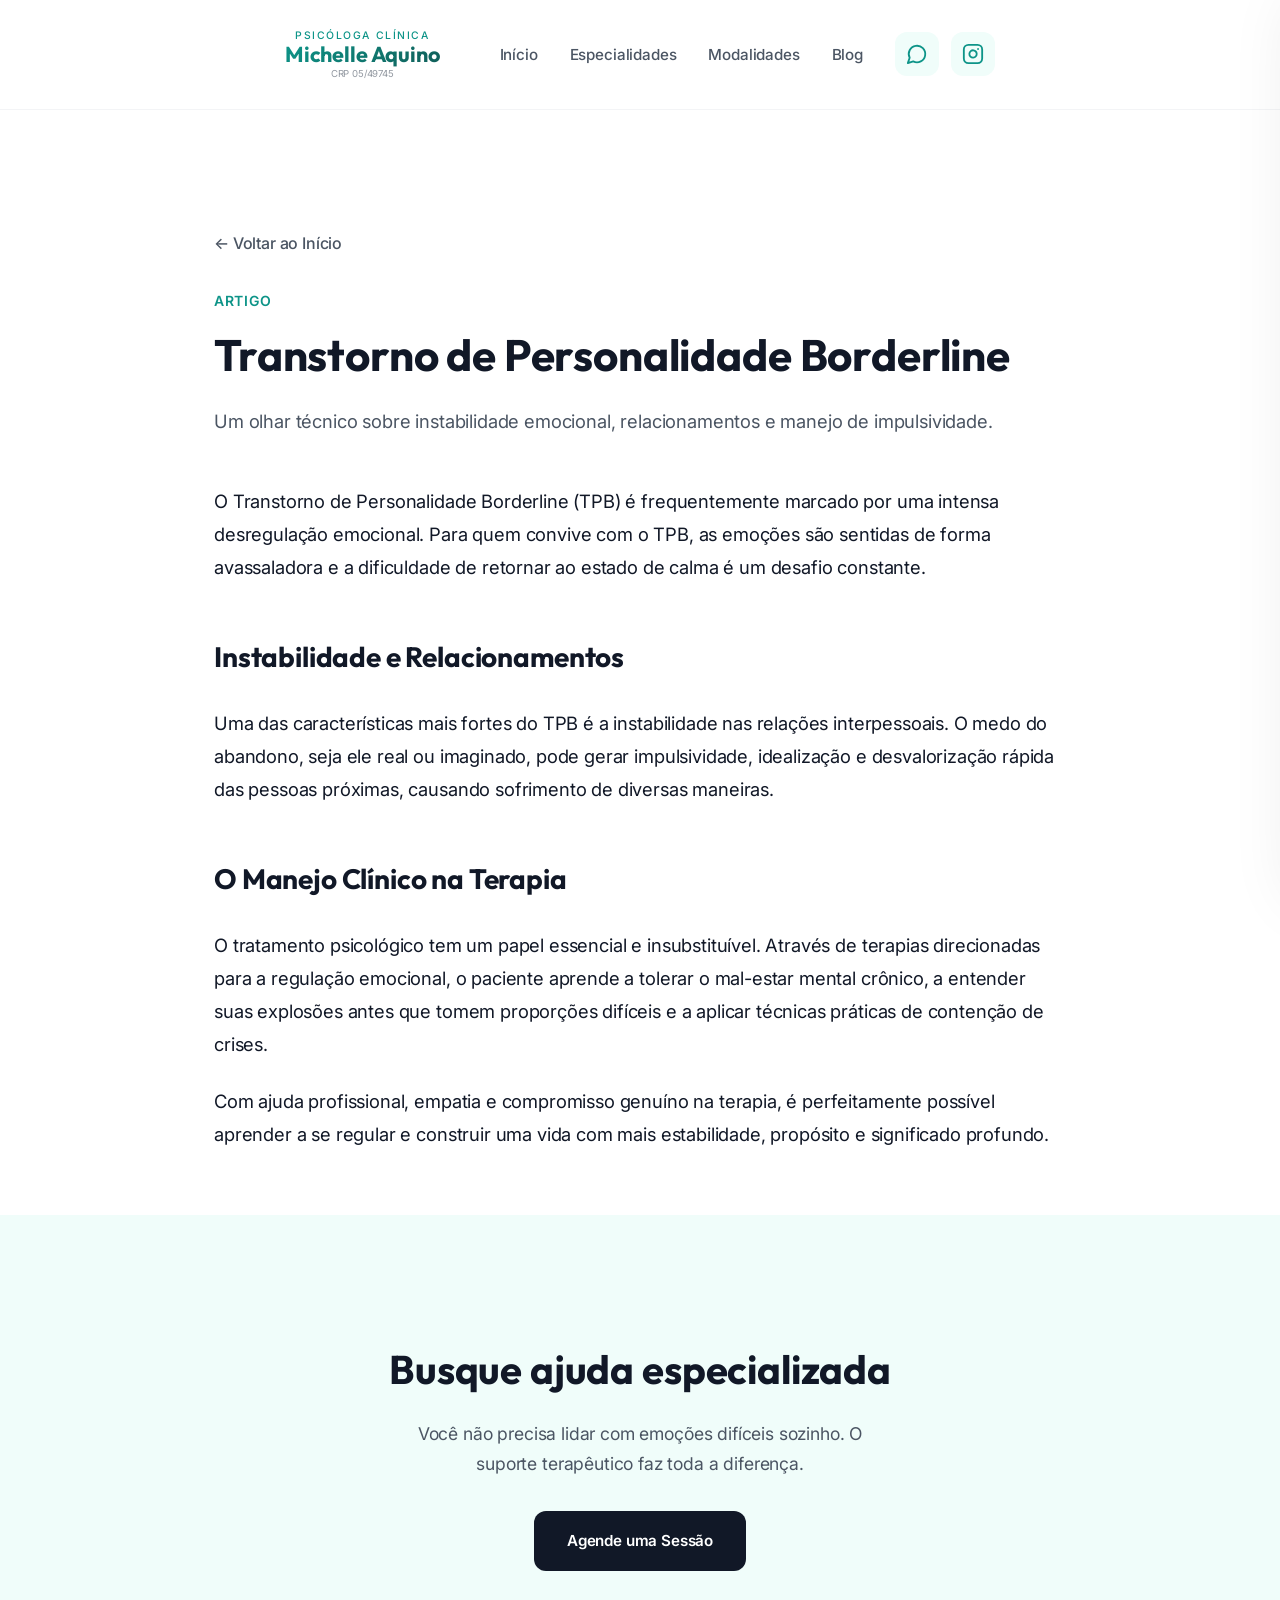
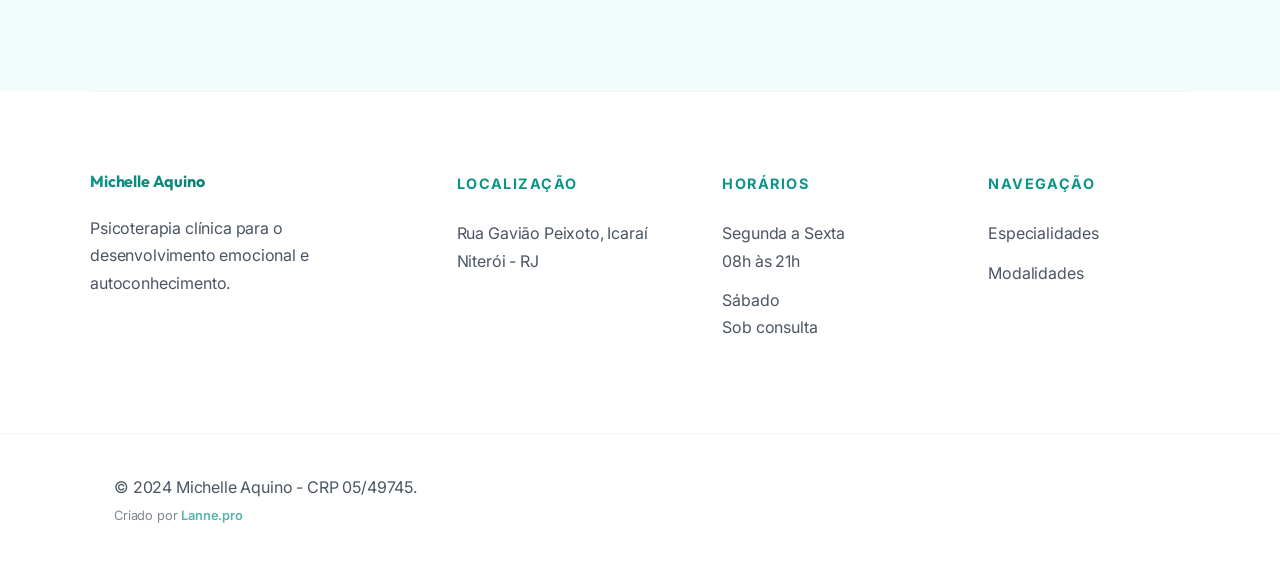
<file: artigo-borderline.html>
<!DOCTYPE html>

<html lang="pt-br">

<head>

    <meta charset="UTF-8">

    <meta name="viewport" content="width=device-width, initial-scale=1.0">

    <title>Transtorno de Personalidade Borderline | Michelle Aquino</title>

    <link
        href="https://fonts.googleapis.com/css2?family=Outfit:wght@300;400;600;700&family=Inter:wght@400;500&display=swap"
        rel="stylesheet">

    <link rel="stylesheet" href="style.css">

    <script src="app.js" defer></script>
    <!-- Favicon -->
    <link rel="icon" type="image/png"
        href="https://scontent.fsdu9-1.fna.fbcdn.net/v/t1.15752-9/666741958_1469623321182639_2480303055596349169_n.png?stp=dst-png_s480x480&_nc_cat=108&ccb=1-7&_nc_sid=0024fc&_nc_ohc=lldGjH2TOIEQ7kNvwFlFk6k&_nc_oc=AdowBBsE-M1uWTE_ll-QMD_4cFffj7Powfmb2O4HzqSyTrbZY9EyFHUUH8YLP_1RcR12Dq30vcynM7JfOrVgjFr9&_nc_ad=z-m&_nc_cid=0&_nc_zt=23&_nc_ht=scontent.fsdu9-1.fna&_nc_ss=7a32e&oh=03_Q7cD5AG8OkV6IClFfy6ML4-mrrJ14k732X1oRcaU32SUEak3Zg&oe=6A072B19">
</head>

<body>

    <header class="header">

        <div class="container container-nav">

            <div class="logo-group">

                <span class="logo-subtitle">Psicóloga Clínica</span>

                <a href="index.html" class="logo">Michelle Aquino</a>

                <span class="logo-crp">CRP 05/49745</span>

            </div>

            <nav class="nav">





                <ul class="nav-list">

                    <li><a href="index.html#inicio">Início</a></li>

                    <li><a href="index.html#atendimento">Especialidades</a></li>

                    <li><a href="servicos.html">Modalidades</a></li>

                    <li><a href="index.html#blog">Blog</a></li>

                </ul>

            </nav>



            <div class="nav-cta">

                <a href="https://wa.me/5521986583952" class="btn-whatsapp-nav"
                    aria-label="Agendar Consulta pelo WhatsApp">

                    <svg xmlns="http://www.w3.org/2000/svg" width="22" height="22" viewBox="0 0 24 24" fill="none"
                        stroke="currentColor" stroke-width="2" stroke-linecap="round" stroke-linejoin="round"
                        class="lucide lucide-message-circle">
                        <path d="M7.9 20A9 9 0 1 0 4 16.1L2 22Z" />
                    </svg>

                </a>

                <a href="https://www.instagram.com/michelle_aquino_psicologia8/" target="_blank"
                    class="btn-instagram-nav" aria-label="Instagram">

                    <svg xmlns="http://www.w3.org/2000/svg" width="22" height="22" viewBox="0 0 24 24" fill="none"
                        stroke="currentColor" stroke-width="2" stroke-linecap="round" stroke-linejoin="round"
                        class="lucide lucide-instagram">
                        <rect width="20" height="20" x="2" y="2" rx="5" ry="5" />
                        <path d="M16 11.37A4 4 0 1 1 12.63 8 4 4 0 0 1 16 11.37z" />
                        <line x1="17.5" x2="17.51" y1="6.5" y2="6.5" />
                    </svg>

                </a>

                <button class="btn-hamburger" id="hamburger-btn" aria-label="Abrir menu" aria-expanded="false">

                    <span></span>

                    <span></span>

                    <span></span>

                </button>

            </div>



        </div>

    </header>



    <!-- Mobile Menu Overlay -->

    <div class="mobile-overlay" id="mobile-overlay"></div>

    <nav class="mobile-menu" id="mobile-menu" aria-hidden="true">

        <div class="mobile-menu-header">

            <span class="logo">Michelle Aquino</span>

            <button class="btn-close-menu" id="close-menu-btn" aria-label="Fechar menu">✕</button>

        </div>

        <ul class="mobile-nav-list">

            <li><a href="index.html#inicio">Início</a></li>

            <li><a href="index.html#atendimento">Atendimento</a></li>

            <li><a href="index.html#sobre">Sobre</a></li>

            <li><a href="index.html#blog">Blog</a></li>

            <li><a href="index.html#contato">Contato</a></li>

            <li><a href="servicos.html">Modalidades</a></li>

        </ul>

        <a href="https://wa.me/5521986583952" class="btn btn-primary mobile-cta">Agendar pelo WhatsApp</a>

    </nav>



    <main>

        <section class="section" style="padding-bottom: 0;">

            <div class="container max-w-article">

                <a href="index.html" class="btn-back">← Voltar ao Início</a>

                <span class="highlight" style="display: block; margin-bottom: 16px;">Artigo</span>

                <h1 style="font-size: 2.75rem; margin-bottom: 24px; line-height: 1.2;">Transtorno de Personalidade
                    Borderline</h1>

                <p style="font-size: 1.15rem; color: var(--text-body); margin-bottom: 48px;">Um olhar técnico sobre
                    instabilidade emocional, relacionamentos e manejo de impulsividade.</p>



                <div class="article-content">

                    <p>O Transtorno de Personalidade Borderline (TPB) é frequentemente marcado por uma intensa
                        desregulação emocional. Para quem convive com o TPB, as emoções são sentidas de forma
                        avassaladora e a dificuldade de retornar ao estado de calma é um desafio constante.</p>

                    <h2>Instabilidade e Relacionamentos</h2>

                    <p>Uma das características mais fortes do TPB é a instabilidade nas relações interpessoais. O medo
                        do abandono, seja ele real ou imaginado, pode gerar impulsividade, idealização e desvalorização
                        rápida das pessoas próximas, causando sofrimento de diversas maneiras.</p>

                    <h2>O Manejo Clínico na Terapia</h2>

                    <p>O tratamento psicológico tem um papel essencial e insubstituível. Através de terapias
                        direcionadas para a regulação emocional, o paciente aprende a tolerar o mal-estar mental
                        crônico, a entender suas explosões antes que tomem proporções difíceis e a aplicar técnicas
                        práticas de contenção de crises.</p>

                    <p>Com ajuda profissional, empatia e compromisso genuíno na terapia, é perfeitamente possível
                        aprender a se regular e construir uma vida com mais estabilidade, propósito e significado
                        profundo.</p>

                </div>

            </div>

        </section>



        <section class="section bg-soft">

            <div class="container text-center" style="text-align: center;">

                <h2 style="font-size: 2.5rem; margin-bottom: 16px;">Busque ajuda especializada</h2>

                <p
                    style="margin-bottom: 32px; font-size: 1.1rem; max-width: 500px; margin-left: auto; margin-right: auto;">
                    Você não precisa lidar com emoções difíceis sozinho. O suporte terapêutico faz toda a diferença.</p>

                <a href="https://wa.me/5521986583952" class="btn btn-primary">Agende uma Sessão</a>

            </div>

        </section>

    </main>



    <footer class="footer">

        <div class="container footer-main">

            <div class="footer-column">

                <a href="index.html" class="logo" style="margin-bottom: 24px; display: block;">Michelle Aquino</a>

                <p>Psicoterapia clínica para o desenvolvimento emocional e autoconhecimento.</p>

            </div>

            <div class="footer-column">

                <h4>Localização</h4>

                <p>Rua Gavião Peixoto, Icaraí<br>Niterói - RJ</p>

            </div>

            <div class="footer-column">

                <h4>Horários</h4>

                <p>Segunda a Sexta<br>08h às 21h</p>

                <p>Sábado<br>Sob consulta</p>

            </div>

            <div class="footer-column">

                <h4>Navegação</h4>

                <a href="index.html#atendimento">Especialidades</a>

                <a href="servicos.html">Modalidades</a>

            </div>

        </div>

        <div class="footer-bottom">

            <div class="container footer-content">

                <p>&copy; 2024 Michelle Aquino - CRP 05/49745. <br>

                    <span style="font-size: 0.8rem; opacity: 0.7;">Criado por <a href="https://lanne2pro.com.br/"
                            target="_blank"
                            style="color: var(--primary); font-weight: 600; text-decoration: none;">Lanne.pro</a></span>

                </p>

            </div>

        </div>

    </footer>

</body>

</html>
</file>
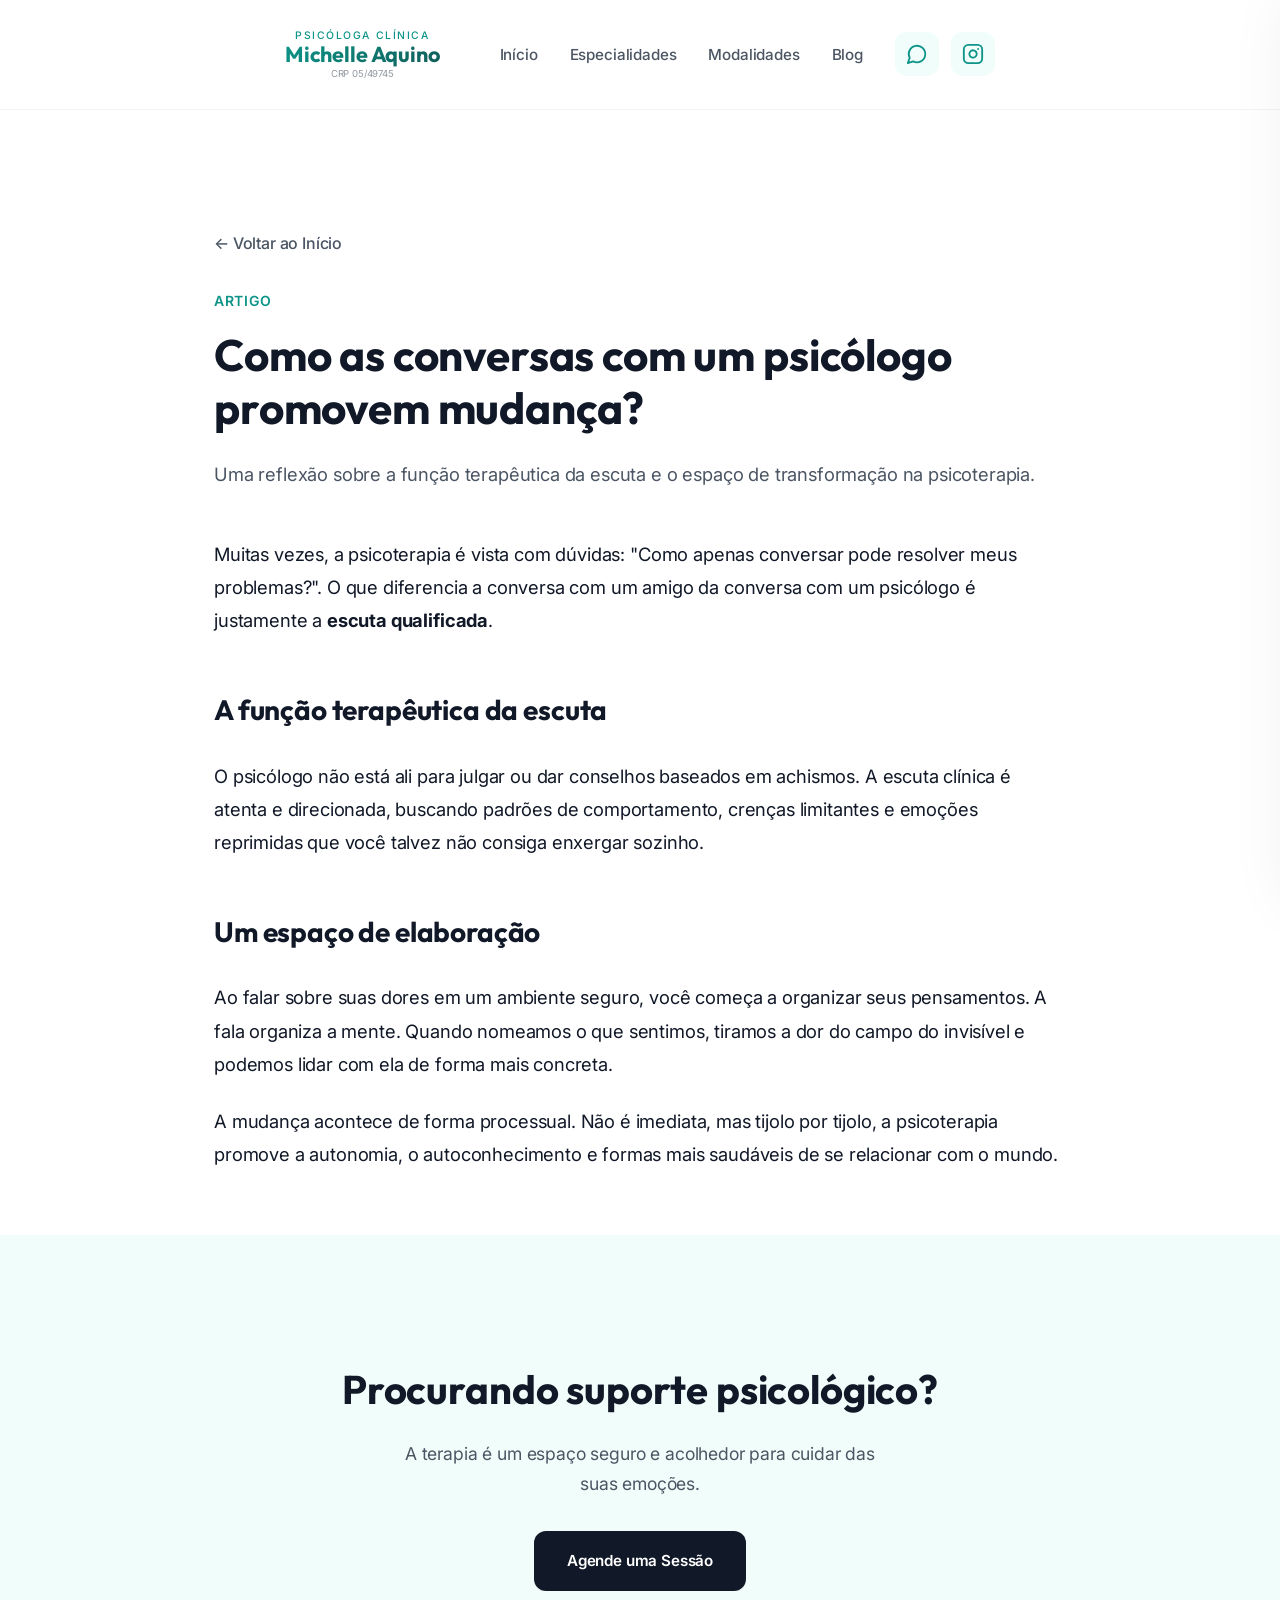
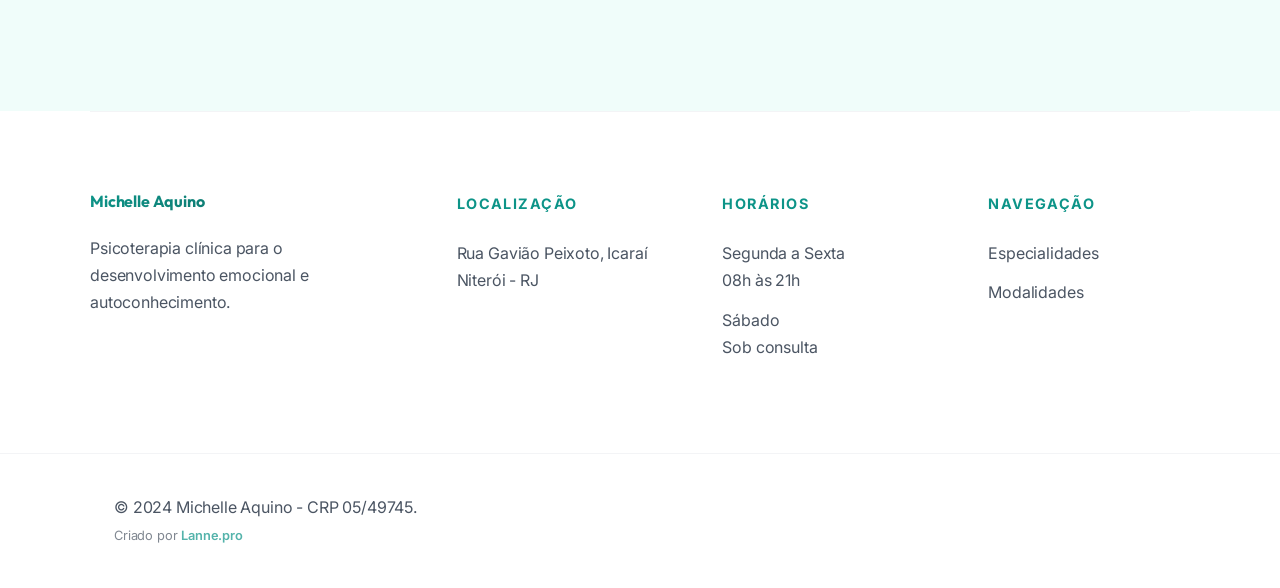
<file: artigo-conversas.html>
<!DOCTYPE html>
<html lang="pt-br">

<head>
    <meta charset="UTF-8">
    <meta name="viewport" content="width=device-width, initial-scale=1.0">
    <title>Como conversas promovem mudança | Michelle Aquino</title>
    <link
        href="https://fonts.googleapis.com/css2?family=Outfit:wght@300;400;600;700&family=Inter:wght@400;500&display=swap"
        rel="stylesheet">
    <link rel="stylesheet" href="style.css">
    <script src="app.js" defer></script>
    <!-- Favicon -->
    <link rel="icon" type="image/png"
        href="https://scontent.fsdu9-1.fna.fbcdn.net/v/t1.15752-9/666741958_1469623321182639_2480303055596349169_n.png?stp=dst-png_s480x480&_nc_cat=108&ccb=1-7&_nc_sid=0024fc&_nc_ohc=lldGjH2TOIEQ7kNvwFlFk6k&_nc_oc=AdowBBsE-M1uWTE_ll-QMD_4cFffj7Powfmb2O4HzqSyTrbZY9EyFHUUH8YLP_1RcR12Dq30vcynM7JfOrVgjFr9&_nc_ad=z-m&_nc_cid=0&_nc_zt=23&_nc_ht=scontent.fsdu9-1.fna&_nc_ss=7a32e&oh=03_Q7cD5AG8OkV6IClFfy6ML4-mrrJ14k732X1oRcaU32SUEak3Zg&oe=6A072B19">
</head>

<body>
    <header class="header">
        <div class="container container-nav">
            <div class="logo-group">
                <span class="logo-subtitle">Psicóloga Clínica</span>
                <a href="index.html" class="logo">Michelle Aquino</a>
                <span class="logo-crp">CRP 05/49745</span>
            </div>
            <nav class="nav">


                <ul class="nav-list">
                    <li><a href="index.html#inicio">Início</a></li>
                    <li><a href="index.html#atendimento">Especialidades</a></li>
                    <li><a href="servicos.html">Modalidades</a></li>
                    <li><a href="index.html#blog">Blog</a></li>
                </ul>
            </nav>

            <div class="nav-cta">
                <a href="https://wa.me/5521986583952" class="btn-whatsapp-nav"
                    aria-label="Agendar Consulta pelo WhatsApp">
                    <svg xmlns="http://www.w3.org/2000/svg" width="22" height="22" viewBox="0 0 24 24" fill="none"
                        stroke="currentColor" stroke-width="2" stroke-linecap="round" stroke-linejoin="round"
                        class="lucide lucide-message-circle">
                        <path d="M7.9 20A9 9 0 1 0 4 16.1L2 22Z" />
                    </svg>
                </a>
                <a href="https://www.instagram.com/michelle_aquino_psicologia8/" target="_blank"
                    class="btn-instagram-nav" aria-label="Instagram">
                    <svg xmlns="http://www.w3.org/2000/svg" width="22" height="22" viewBox="0 0 24 24" fill="none"
                        stroke="currentColor" stroke-width="2" stroke-linecap="round" stroke-linejoin="round"
                        class="lucide lucide-instagram">
                        <rect width="20" height="20" x="2" y="2" rx="5" ry="5" />
                        <path d="M16 11.37A4 4 0 1 1 12.63 8 4 4 0 0 1 16 11.37z" />
                        <line x1="17.5" x2="17.51" y1="6.5" y2="6.5" />
                    </svg>
                </a>
                <button class="btn-hamburger" id="hamburger-btn" aria-label="Abrir menu" aria-expanded="false">
                    <span></span>
                    <span></span>
                    <span></span>
                </button>
            </div>

        </div>
    </header>

    <!-- Mobile Menu Overlay -->
    <div class="mobile-overlay" id="mobile-overlay"></div>
    <nav class="mobile-menu" id="mobile-menu" aria-hidden="true">
        <div class="mobile-menu-header">
            <span class="logo">Michelle Aquino</span>
            <button class="btn-close-menu" id="close-menu-btn" aria-label="Fechar menu">✕</button>
        </div>
        <ul class="mobile-nav-list">
            <li><a href="index.html#inicio">Início</a></li>
            <li><a href="index.html#atendimento">Atendimento</a></li>
            <li><a href="index.html#sobre">Sobre</a></li>
            <li><a href="index.html#blog">Blog</a></li>
            <li><a href="index.html#contato">Contato</a></li>
            <li><a href="servicos.html">Modalidades</a></li>
        </ul>
        <a href="https://wa.me/5521986583952" class="btn btn-primary mobile-cta">Agendar pelo WhatsApp</a>
    </nav>

    <main>
        <section class="section" style="padding-bottom: 0;">
            <div class="container max-w-article">
                <a href="index.html" class="btn-back">← Voltar ao Início</a>
                <span class="highlight" style="display: block; margin-bottom: 16px;">Artigo</span>
                <h1 style="font-size: 2.75rem; margin-bottom: 24px; line-height: 1.2;">Como as conversas com um
                    psicólogo promovem mudança?</h1>
                <p style="font-size: 1.15rem; color: var(--text-body); margin-bottom: 48px;">Uma reflexão sobre a função
                    terapêutica da escuta e o espaço de transformação na psicoterapia.</p>

                <div class="article-content">
                    <p>Muitas vezes, a psicoterapia é vista com dúvidas: "Como apenas conversar pode resolver meus
                        problemas?". O que diferencia a conversa com um amigo da conversa com um psicólogo é justamente
                        a <strong>escuta qualificada</strong>.</p>
                    <h2>A função terapêutica da escuta</h2>
                    <p>O psicólogo não está ali para julgar ou dar conselhos baseados em achismos. A escuta clínica é
                        atenta e direcionada, buscando padrões de comportamento, crenças limitantes e emoções reprimidas
                        que você talvez não consiga enxergar sozinho.</p>
                    <h2>Um espaço de elaboração</h2>
                    <p>Ao falar sobre suas dores em um ambiente seguro, você começa a organizar seus pensamentos. A fala
                        organiza a mente. Quando nomeamos o que sentimos, tiramos a dor do campo do invisível e podemos
                        lidar com ela de forma mais concreta.</p>
                    <p>A mudança acontece de forma processual. Não é imediata, mas tijolo por tijolo, a psicoterapia
                        promove a autonomia, o autoconhecimento e formas mais saudáveis de se relacionar com o mundo.
                    </p>
                </div>
            </div>
        </section>

        <section class="section bg-soft">
            <div class="container text-center" style="text-align: center;">
                <h2 style="font-size: 2.5rem; margin-bottom: 16px;">Procurando suporte psicológico?</h2>
                <p
                    style="margin-bottom: 32px; font-size: 1.1rem; max-width: 500px; margin-left: auto; margin-right: auto;">
                    A terapia é um espaço seguro e acolhedor para cuidar das suas emoções.</p>
                <a href="https://wa.me/5521986583952" class="btn btn-primary">Agende uma Sessão</a>
            </div>
        </section>
    </main>

    <footer class="footer">
        <div class="container footer-main">
            <div class="footer-column">
                <a href="index.html" class="logo" style="margin-bottom: 24px; display: block;">Michelle Aquino</a>
                <p>Psicoterapia clínica para o desenvolvimento emocional e autoconhecimento.</p>
            </div>
            <div class="footer-column">
                <h4>Localização</h4>
                <p>Rua Gavião Peixoto, Icaraí<br>Niterói - RJ</p>
            </div>
            <div class="footer-column">
                <h4>Horários</h4>
                <p>Segunda a Sexta<br>08h às 21h</p>
                <p>Sábado<br>Sob consulta</p>
            </div>
            <div class="footer-column">
                <h4>Navegação</h4>
                <a href="index.html#atendimento">Especialidades</a>
                <a href="servicos.html">Modalidades</a>
            </div>
        </div>
        <div class="footer-bottom">
            <div class="container footer-content">
                <p>&copy; 2024 Michelle Aquino - CRP 05/49745. <br>
                    <span style="font-size: 0.8rem; opacity: 0.7;">Criado por <a href="https://lanne2pro.com.br/"
                            target="_blank"
                            style="color: var(--primary); font-weight: 600; text-decoration: none;">Lanne.pro</a></span>
                </p>
            </div>
        </div>
    </footer>
</body>

</html>
</file>
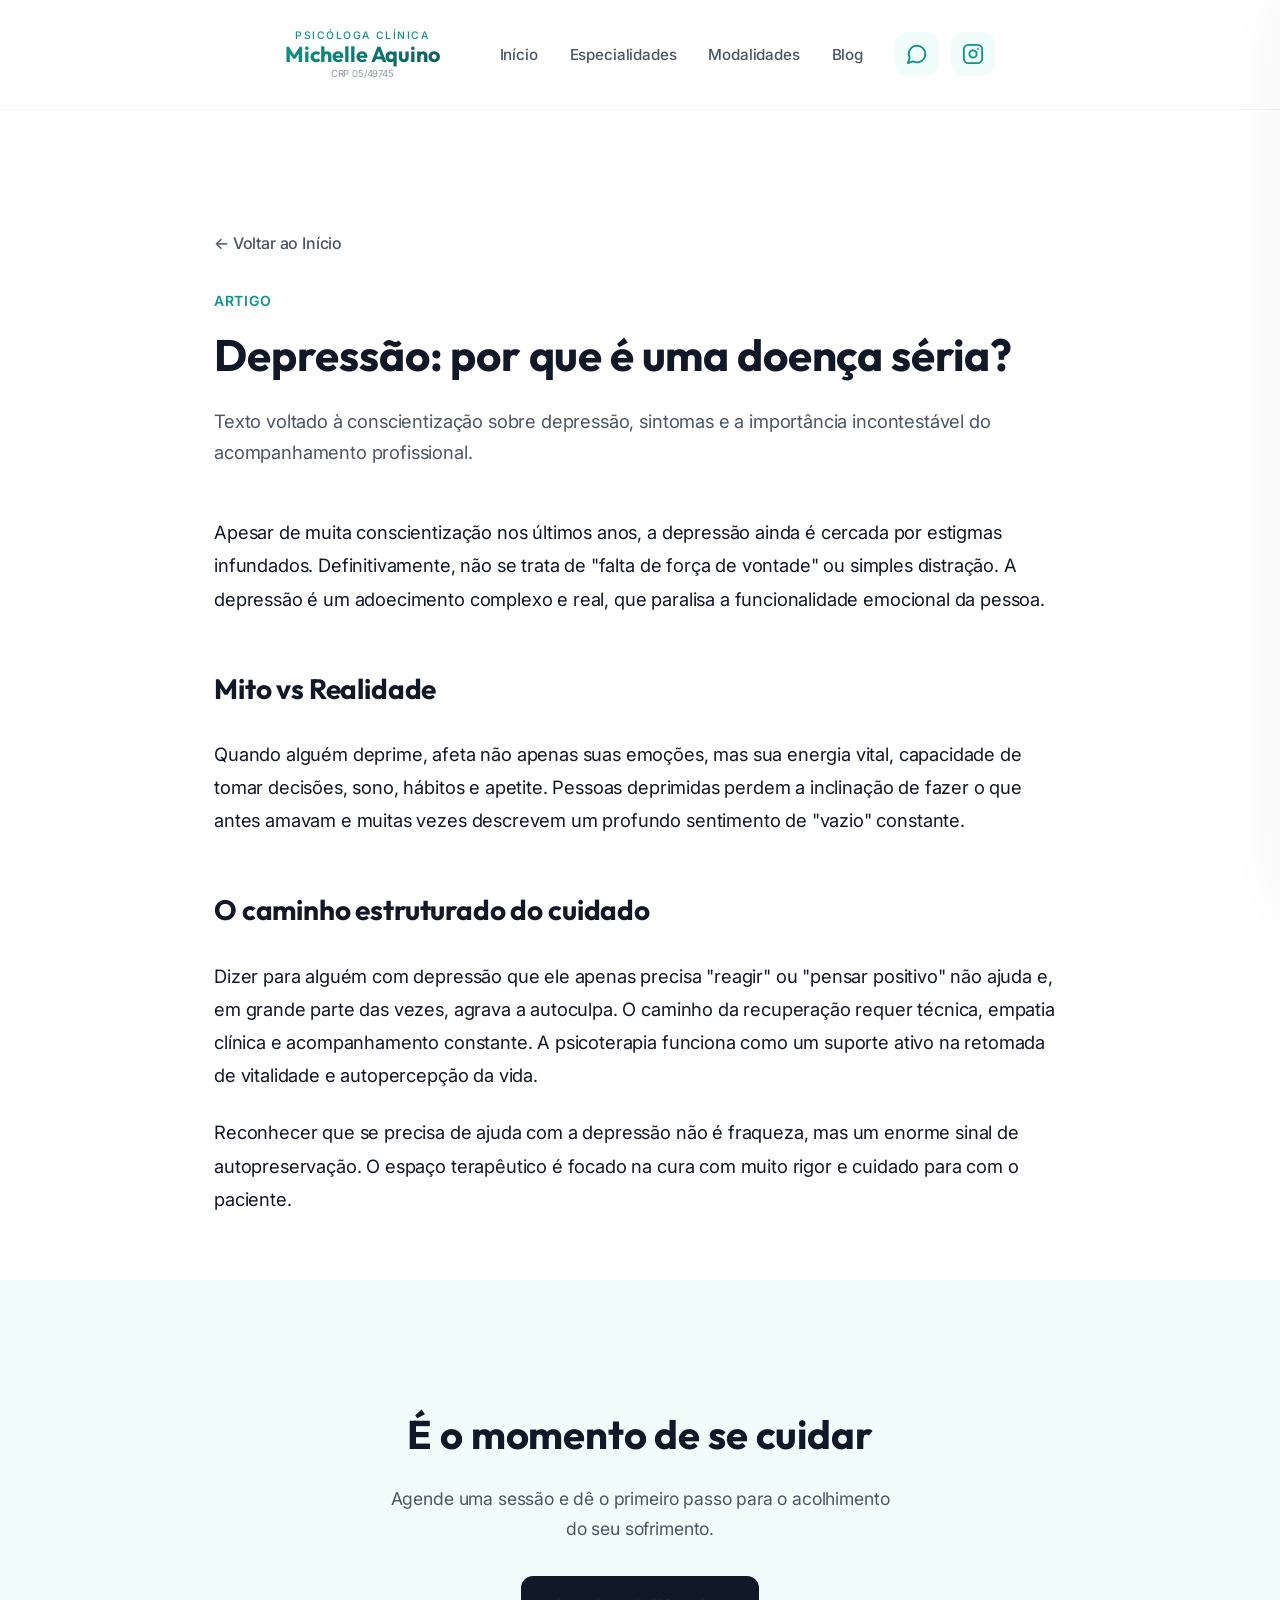
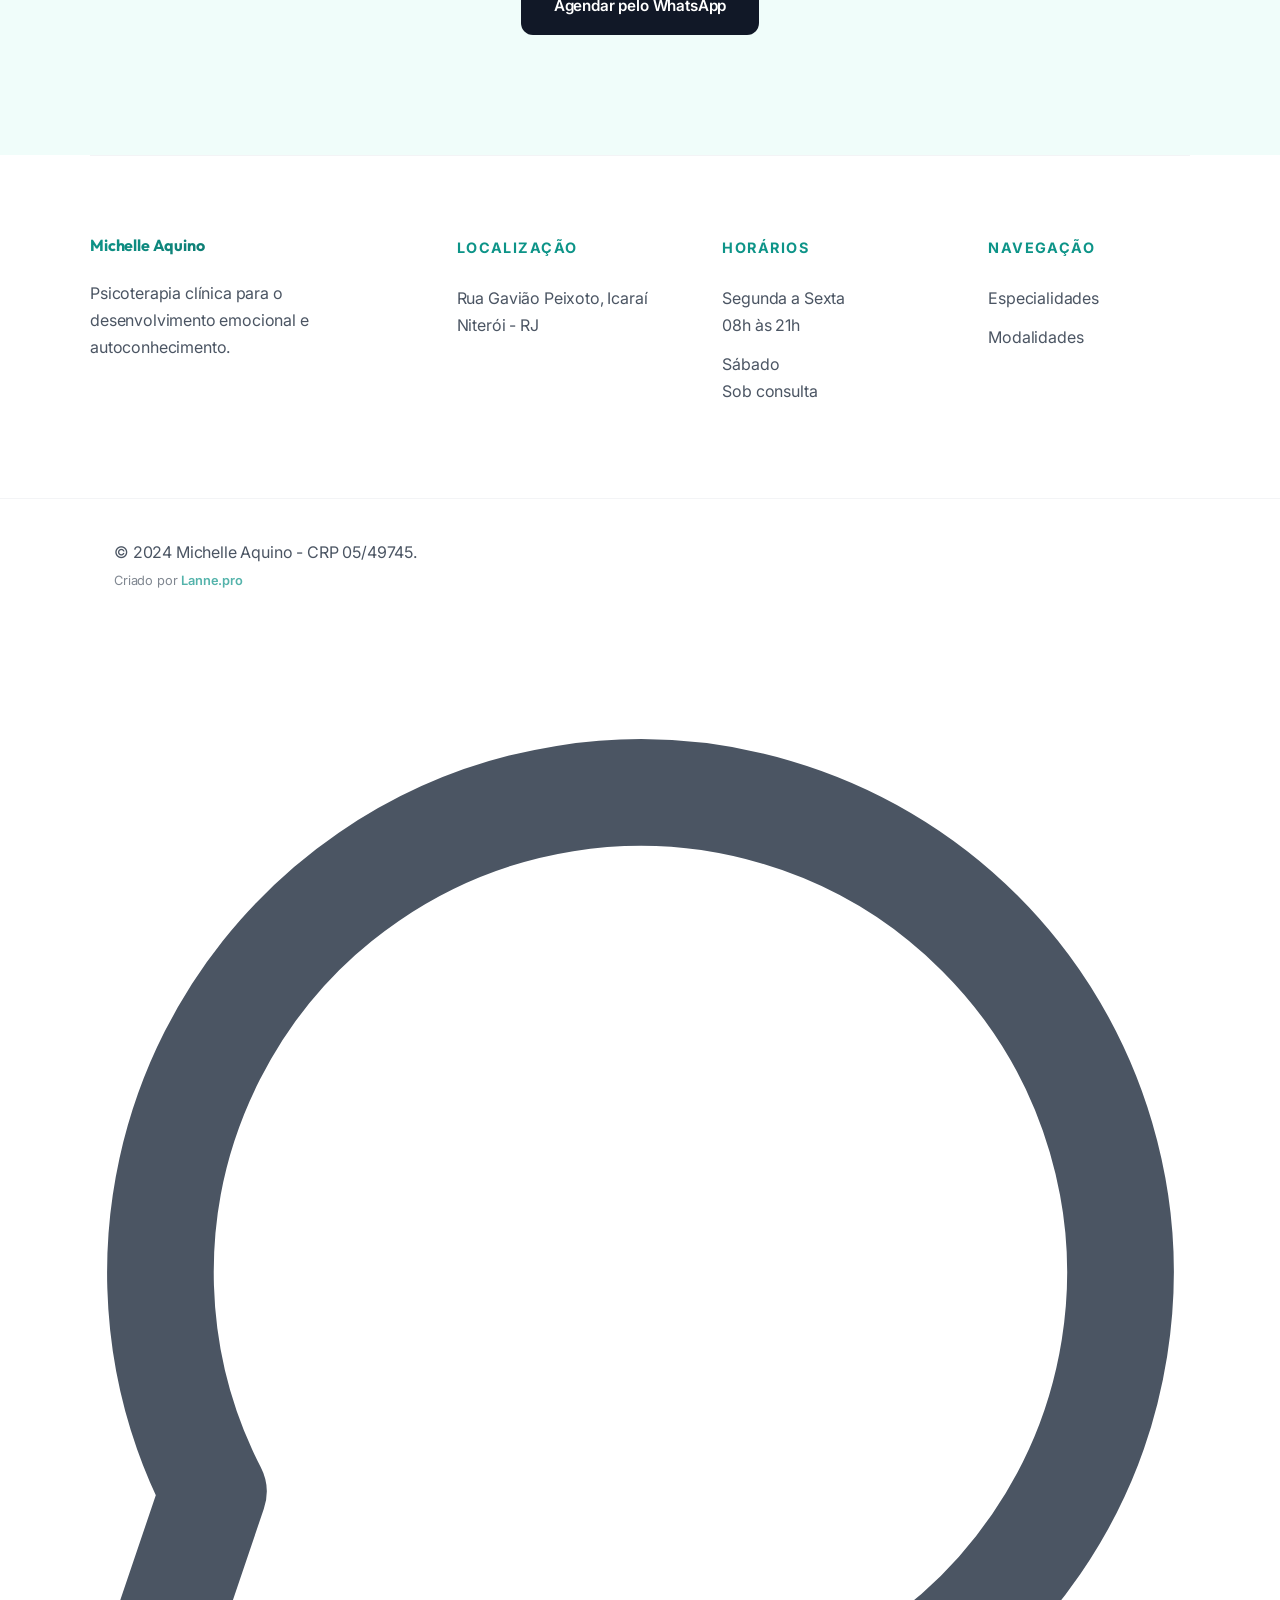
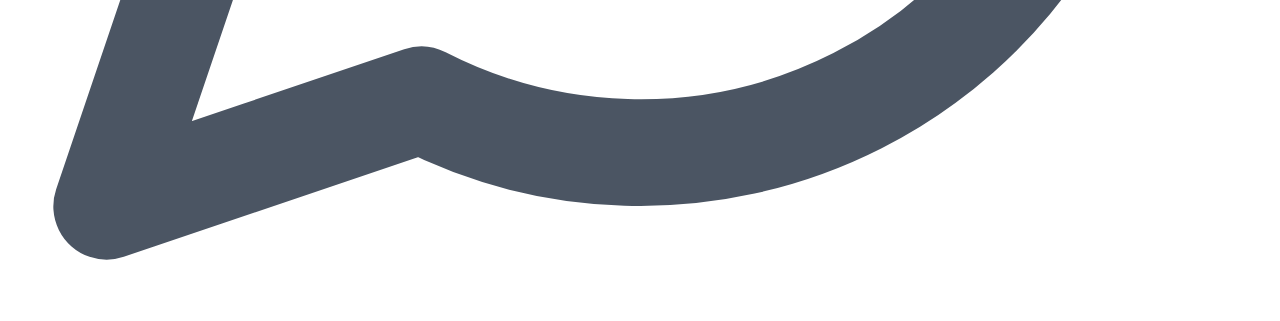
<file: artigo-depressao.html>
<!DOCTYPE html>
<html lang="pt-br">

<head>
    <meta charset="UTF-8">
    <meta name="viewport" content="width=device-width, initial-scale=1.0">
    <title>Depressão é uma doença séria | Michelle Aquino</title>
    <link
        href="https://fonts.googleapis.com/css2?family=Outfit:wght@300;400;600;700&family=Inter:wght@400;500&display=swap"
        rel="stylesheet">
    <link rel="stylesheet" href="style.css">
    <script src="app.js" defer></script>
    <!-- Favicon -->
    <link rel="icon" type="image/png"
        href="https://scontent.fsdu9-1.fna.fbcdn.net/v/t1.15752-9/666741958_1469623321182639_2480303055596349169_n.png?stp=dst-png_s480x480&_nc_cat=108&ccb=1-7&_nc_sid=0024fc&_nc_ohc=lldGjH2TOIEQ7kNvwFlFk6k&_nc_oc=AdowBBsE-M1uWTE_ll-QMD_4cFffj7Powfmb2O4HzqSyTrbZY9EyFHUUH8YLP_1RcR12Dq30vcynM7JfOrVgjFr9&_nc_ad=z-m&_nc_cid=0&_nc_zt=23&_nc_ht=scontent.fsdu9-1.fna&_nc_ss=7a32e&oh=03_Q7cD5AG8OkV6IClFfy6ML4-mrrJ14k732X1oRcaU32SUEak3Zg&oe=6A072B19">
</head>

<body>
    <header class="header">
        <div class="container container-nav">
            <div class="logo-group">
                <span class="logo-subtitle">Psicóloga Clínica</span>
                <a href="index.html" class="logo">Michelle Aquino</a>
                <span class="logo-crp">CRP 05/49745</span>
            </div>
            <nav class="nav">


                <ul class="nav-list">
                    <li><a href="index.html#inicio">Início</a></li>
                    <li><a href="index.html#atendimento">Especialidades</a></li>
                    <li><a href="servicos.html">Modalidades</a></li>
                    <li><a href="index.html#blog">Blog</a></li>
                </ul>
            </nav>

            <div class="nav-cta">
                <a href="https://wa.me/5521986583952" class="btn-whatsapp-nav"
                    aria-label="Agendar Consulta pelo WhatsApp">
                    <svg xmlns="http://www.w3.org/2000/svg" width="22" height="22" viewBox="0 0 24 24" fill="none"
                        stroke="currentColor" stroke-width="2" stroke-linecap="round" stroke-linejoin="round"
                        class="lucide lucide-message-circle">
                        <path d="M7.9 20A9 9 0 1 0 4 16.1L2 22Z" />
                    </svg>
                </a>
                <a href="https://www.instagram.com/michelle_aquino_psicologia8/" target="_blank"
                    class="btn-instagram-nav" aria-label="Instagram">
                    <svg xmlns="http://www.w3.org/2000/svg" width="22" height="22" viewBox="0 0 24 24" fill="none"
                        stroke="currentColor" stroke-width="2" stroke-linecap="round" stroke-linejoin="round"
                        class="lucide lucide-instagram">
                        <rect width="20" height="20" x="2" y="2" rx="5" ry="5" />
                        <path d="M16 11.37A4 4 0 1 1 12.63 8 4 4 0 0 1 16 11.37z" />
                        <line x1="17.5" x2="17.51" y1="6.5" y2="6.5" />
                    </svg>
                </a>
                <button class="btn-hamburger" id="hamburger-btn" aria-label="Abrir menu" aria-expanded="false">
                    <span></span>
                    <span></span>
                    <span></span>
                </button>
            </div>

        </div>
    </header>

    <!-- Mobile Menu Overlay -->
    <div class="mobile-overlay" id="mobile-overlay"></div>
    <nav class="mobile-menu" id="mobile-menu" aria-hidden="true">
        <div class="mobile-menu-header">
            <span class="logo">Michelle Aquino</span>
            <button class="btn-close-menu" id="close-menu-btn" aria-label="Fechar menu">✕</button>
        </div>
        <ul class="mobile-nav-list">
            <li><a href="index.html#inicio">Início</a></li>
            <li><a href="index.html#atendimento">Atendimento</a></li>
            <li><a href="index.html#sobre">Sobre</a></li>
            <li><a href="index.html#blog">Blog</a></li>
            <li><a href="index.html#contato">Contato</a></li>
            <li><a href="servicos.html">Modalidades</a></li>
        </ul>
        <a href="https://wa.me/5521986583952" class="btn btn-primary mobile-cta">Agendar pelo WhatsApp</a>
    </nav>

    <main>
        <section class="section" style="padding-bottom: 0;">
            <div class="container max-w-article">
                <a href="index.html" class="btn-back">← Voltar ao Início</a>
                <span class="highlight" style="display: block; margin-bottom: 16px;">Artigo</span>
                <h1 style="font-size: 2.75rem; margin-bottom: 24px; line-height: 1.2;">Depressão: por que é uma doença
                    séria?</h1>
                <p style="font-size: 1.15rem; color: var(--text-body); margin-bottom: 48px;">Texto voltado à
                    conscientização sobre depressão, sintomas e a importância incontestável do acompanhamento
                    profissional.</p>

                <div class="article-content">
                    <p>Apesar de muita conscientização nos últimos anos, a depressão ainda é cercada por estigmas
                        infundados. Definitivamente, não se trata de "falta de força de vontade" ou simples distração. A
                        depressão é um adoecimento complexo e real, que paralisa a funcionalidade emocional da pessoa.
                    </p>
                    <h2>Mito vs Realidade</h2>
                    <p>Quando alguém deprime, afeta não apenas suas emoções, mas sua energia vital, capacidade de tomar
                        decisões, sono, hábitos e apetite. Pessoas deprimidas perdem a inclinação de fazer o que antes
                        amavam e muitas vezes descrevem um profundo sentimento de "vazio" constante.</p>
                    <h2>O caminho estruturado do cuidado</h2>
                    <p>Dizer para alguém com depressão que ele apenas precisa "reagir" ou "pensar positivo" não ajuda e,
                        em grande parte das vezes, agrava a autoculpa. O caminho da recuperação requer técnica, empatia
                        clínica e acompanhamento constante. A psicoterapia funciona como um suporte ativo na retomada de
                        vitalidade e autopercepção da vida.</p>
                    <p>Reconhecer que se precisa de ajuda com a depressão não é fraqueza, mas um enorme sinal de
                        autopreservação. O espaço terapêutico é focado na cura com muito rigor e cuidado para com o
                        paciente.</p>
                </div>
            </div>
        </section>

        <section class="section bg-soft">
            <div class="container text-center" style="text-align: center;">
                <h2 style="font-size: 2.5rem; margin-bottom: 16px;">É o momento de se cuidar</h2>
                <p
                    style="margin-bottom: 32px; font-size: 1.1rem; max-width: 500px; margin-left: auto; margin-right: auto;">
                    Agende uma sessão e dê o primeiro passo para o acolhimento do seu sofrimento.</p>
                <a href="https://wa.me/5521986583952" class="btn btn-primary">Agendar pelo WhatsApp</a>
            </div>
        </section>
    </main>

    <footer class="footer">
        <div class="container footer-main">
            <div class="footer-column">
                <a href="index.html" class="logo" style="margin-bottom: 24px; display: block;">Michelle Aquino</a>
                <p>Psicoterapia clínica para o desenvolvimento emocional e autoconhecimento.</p>
            </div>
            <div class="footer-column">
                <h4>Localização</h4>
                <p>Rua Gavião Peixoto, Icaraí<br>Niterói - RJ</p>
            </div>
            <div class="footer-column">
                <h4>Horários</h4>
                <p>Segunda a Sexta<br>08h às 21h</p>
                <p>Sábado<br>Sob consulta</p>
            </div>
            <div class="footer-column">
                <h4>Navegação</h4>
                <a href="index.html#atendimento">Especialidades</a>
                <a href="servicos.html">Modalidades</a>
            </div>
        </div>
        <div class="footer-bottom">
            <div class="container footer-content">
                <p>&copy; 2024 Michelle Aquino - CRP 05/49745. <br>
                    <span style="font-size: 0.8rem; opacity: 0.7;">Criado por <a href="https://lanne2pro.com.br/"
                            target="_blank"
                            style="color: var(--primary); font-weight: 600; text-decoration: none;">Lanne.pro</a></span>
                </p>
            </div>
        </div>
    </footer>
    <!-- Floating WhatsApp (Mobile Only) -->
    <a href="https://wa.me/5521986583952" class="whatsapp-floating" aria-label="Falar no WhatsApp">
        <svg xmlns="http://www.w3.org/2000/svg" viewBox="0 0 24 24" fill="none" stroke="currentColor" stroke-width="2"
            stroke-linecap="round" stroke-linejoin="round">
            <path d="M7.9 20A9 9 0 1 0 4 16.1L2 22Z" />
        </svg>
    </a>

</body>

</html>
</file>
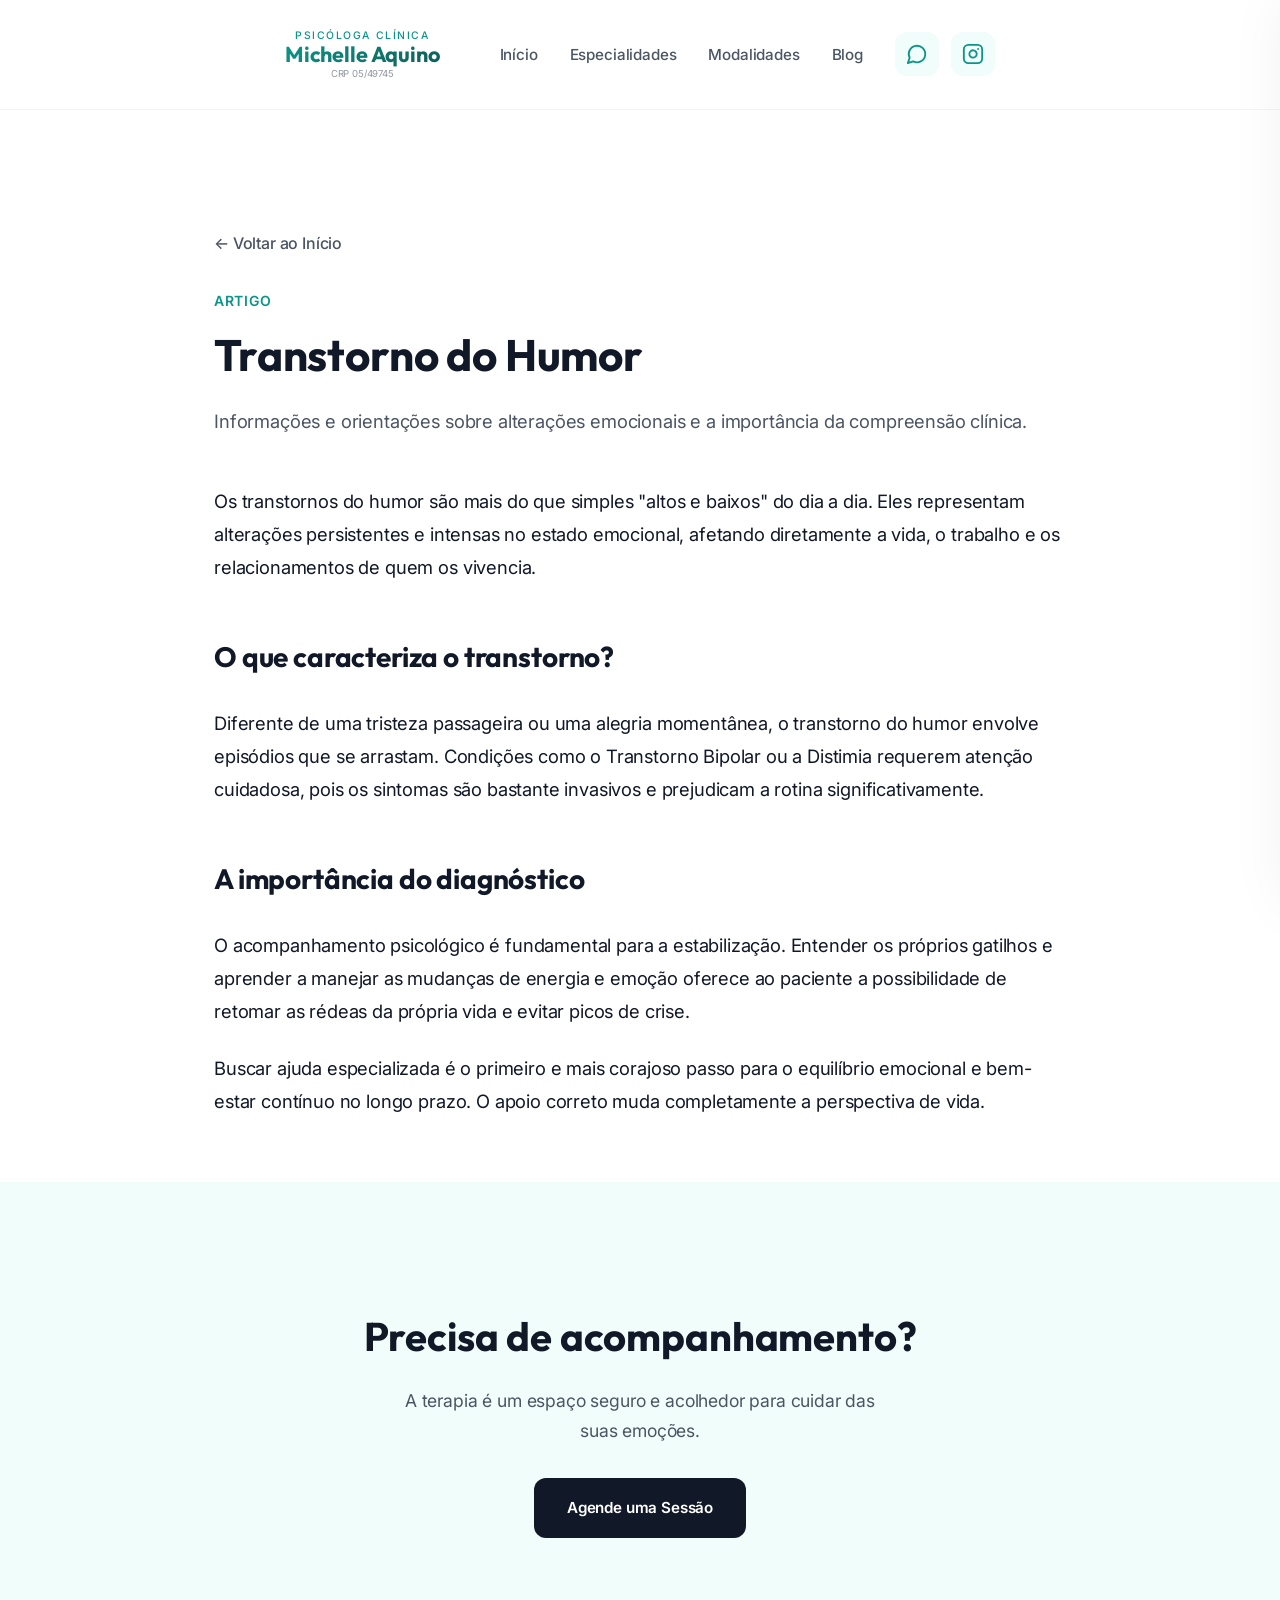
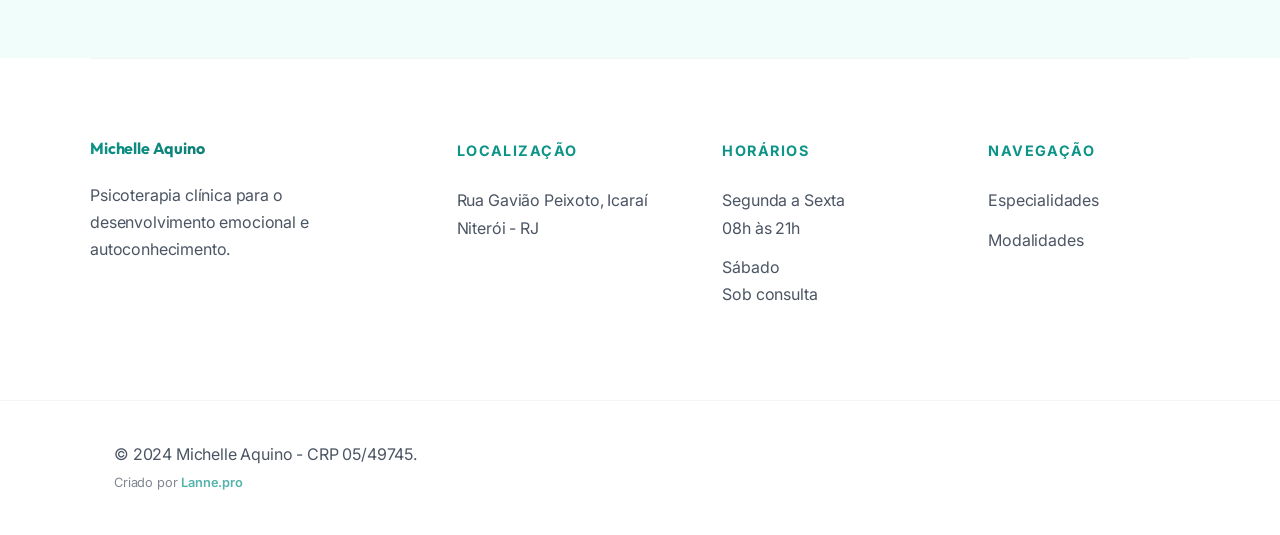
<file: artigo-humor.html>
<!DOCTYPE html>
<html lang="pt-br">

<head>
    <meta charset="UTF-8">
    <meta name="viewport" content="width=device-width, initial-scale=1.0">
    <title>Transtorno do Humor | Michelle Aquino</title>
    <link
        href="https://fonts.googleapis.com/css2?family=Outfit:wght@300;400;600;700&family=Inter:wght@400;500&display=swap"
        rel="stylesheet">
    <link rel="stylesheet" href="style.css">
    <script src="app.js" defer></script>
    <!-- Favicon -->
    <link rel="icon" type="image/png"
        href="https://scontent.fsdu9-1.fna.fbcdn.net/v/t1.15752-9/666741958_1469623321182639_2480303055596349169_n.png?stp=dst-png_s480x480&_nc_cat=108&ccb=1-7&_nc_sid=0024fc&_nc_ohc=lldGjH2TOIEQ7kNvwFlFk6k&_nc_oc=AdowBBsE-M1uWTE_ll-QMD_4cFffj7Powfmb2O4HzqSyTrbZY9EyFHUUH8YLP_1RcR12Dq30vcynM7JfOrVgjFr9&_nc_ad=z-m&_nc_cid=0&_nc_zt=23&_nc_ht=scontent.fsdu9-1.fna&_nc_ss=7a32e&oh=03_Q7cD5AG8OkV6IClFfy6ML4-mrrJ14k732X1oRcaU32SUEak3Zg&oe=6A072B19">
</head>

<body>
    <header class="header">
        <div class="container container-nav">
            <div class="logo-group">
                <span class="logo-subtitle">Psicóloga Clínica</span>
                <a href="index.html" class="logo">Michelle Aquino</a>
                <span class="logo-crp">CRP 05/49745</span>
            </div>
            <nav class="nav">


                <ul class="nav-list">
                    <li><a href="index.html#inicio">Início</a></li>
                    <li><a href="index.html#atendimento">Especialidades</a></li>
                    <li><a href="servicos.html">Modalidades</a></li>
                    <li><a href="index.html#blog">Blog</a></li>
                </ul>
            </nav>

            <div class="nav-cta">
                <a href="https://wa.me/5521986583952" class="btn-whatsapp-nav"
                    aria-label="Agendar Consulta pelo WhatsApp">
                    <svg xmlns="http://www.w3.org/2000/svg" width="22" height="22" viewBox="0 0 24 24" fill="none"
                        stroke="currentColor" stroke-width="2" stroke-linecap="round" stroke-linejoin="round"
                        class="lucide lucide-message-circle">
                        <path d="M7.9 20A9 9 0 1 0 4 16.1L2 22Z" />
                    </svg>
                </a>
                <a href="https://www.instagram.com/michelle_aquino_psicologia8/" target="_blank"
                    class="btn-instagram-nav" aria-label="Instagram">
                    <svg xmlns="http://www.w3.org/2000/svg" width="22" height="22" viewBox="0 0 24 24" fill="none"
                        stroke="currentColor" stroke-width="2" stroke-linecap="round" stroke-linejoin="round"
                        class="lucide lucide-instagram">
                        <rect width="20" height="20" x="2" y="2" rx="5" ry="5" />
                        <path d="M16 11.37A4 4 0 1 1 12.63 8 4 4 0 0 1 16 11.37z" />
                        <line x1="17.5" x2="17.51" y1="6.5" y2="6.5" />
                    </svg>
                </a>
                <button class="btn-hamburger" id="hamburger-btn" aria-label="Abrir menu" aria-expanded="false">
                    <span></span>
                    <span></span>
                    <span></span>
                </button>
            </div>

        </div>
    </header>

    <!-- Mobile Menu Overlay -->
    <div class="mobile-overlay" id="mobile-overlay"></div>
    <nav class="mobile-menu" id="mobile-menu" aria-hidden="true">
        <div class="mobile-menu-header">
            <span class="logo">Michelle Aquino</span>
            <button class="btn-close-menu" id="close-menu-btn" aria-label="Fechar menu">✕</button>
        </div>
        <ul class="mobile-nav-list">
            <li><a href="index.html#inicio">Início</a></li>
            <li><a href="index.html#atendimento">Atendimento</a></li>
            <li><a href="index.html#sobre">Sobre</a></li>
            <li><a href="index.html#blog">Blog</a></li>
            <li><a href="index.html#contato">Contato</a></li>
            <li><a href="servicos.html">Modalidades</a></li>
        </ul>
        <a href="https://wa.me/5521986583952" class="btn btn-primary mobile-cta">Agendar pelo WhatsApp</a>
    </nav>

    <main>
        <section class="section" style="padding-bottom: 0;">
            <div class="container max-w-article">
                <a href="index.html" class="btn-back">← Voltar ao Início</a>
                <span class="highlight" style="display: block; margin-bottom: 16px;">Artigo</span>
                <h1 style="font-size: 2.75rem; margin-bottom: 24px; line-height: 1.2;">Transtorno do Humor</h1>
                <p style="font-size: 1.15rem; color: var(--text-body); margin-bottom: 48px;">Informações e orientações
                    sobre alterações emocionais e a importância da compreensão clínica.</p>

                <div class="article-content">
                    <p>Os transtornos do humor são mais do que simples "altos e baixos" do dia a dia. Eles representam
                        alterações persistentes e intensas no estado emocional, afetando diretamente a vida, o trabalho
                        e os relacionamentos de quem os vivencia.</p>
                    <h2>O que caracteriza o transtorno?</h2>
                    <p>Diferente de uma tristeza passageira ou uma alegria momentânea, o transtorno do humor envolve
                        episódios que se arrastam. Condições como o Transtorno Bipolar ou a Distimia requerem atenção
                        cuidadosa, pois os sintomas são bastante invasivos e prejudicam a rotina significativamente.</p>
                    <h2>A importância do diagnóstico</h2>
                    <p>O acompanhamento psicológico é fundamental para a estabilização. Entender os próprios gatilhos e
                        aprender a manejar as mudanças de energia e emoção oferece ao paciente a possibilidade de
                        retomar as rédeas da própria vida e evitar picos de crise.</p>
                    <p>Buscar ajuda especializada é o primeiro e mais corajoso passo para o equilíbrio emocional e
                        bem-estar contínuo no longo prazo. O apoio correto muda completamente a perspectiva de vida.</p>
                </div>
            </div>
        </section>

        <section class="section bg-soft">
            <div class="container text-center" style="text-align: center;">
                <h2 style="font-size: 2.5rem; margin-bottom: 16px;">Precisa de acompanhamento?</h2>
                <p
                    style="margin-bottom: 32px; font-size: 1.1rem; max-width: 500px; margin-left: auto; margin-right: auto;">
                    A terapia é um espaço seguro e acolhedor para cuidar das suas emoções.</p>
                <a href="https://wa.me/5521986583952" class="btn btn-primary">Agende uma Sessão</a>
            </div>
        </section>
    </main>

    <footer class="footer">
        <div class="container footer-main">
            <div class="footer-column">
                <a href="index.html" class="logo" style="margin-bottom: 24px; display: block;">Michelle Aquino</a>
                <p>Psicoterapia clínica para o desenvolvimento emocional e autoconhecimento.</p>
            </div>
            <div class="footer-column">
                <h4>Localização</h4>
                <p>Rua Gavião Peixoto, Icaraí<br>Niterói - RJ</p>
            </div>
            <div class="footer-column">
                <h4>Horários</h4>
                <p>Segunda a Sexta<br>08h às 21h</p>
                <p>Sábado<br>Sob consulta</p>
            </div>
            <div class="footer-column">
                <h4>Navegação</h4>
                <a href="index.html#atendimento">Especialidades</a>
                <a href="servicos.html">Modalidades</a>
            </div>
        </div>
        <div class="footer-bottom">
            <div class="container footer-content">
                <p>&copy; 2024 Michelle Aquino - CRP 05/49745. <br>
                    <span style="font-size: 0.8rem; opacity: 0.7;">Criado por <a href="https://lanne2pro.com.br/"
                            target="_blank"
                            style="color: var(--primary); font-weight: 600; text-decoration: none;">Lanne.pro</a></span>
                </p>
            </div>
        </div>
    </footer>
</body>

</html>
</file>
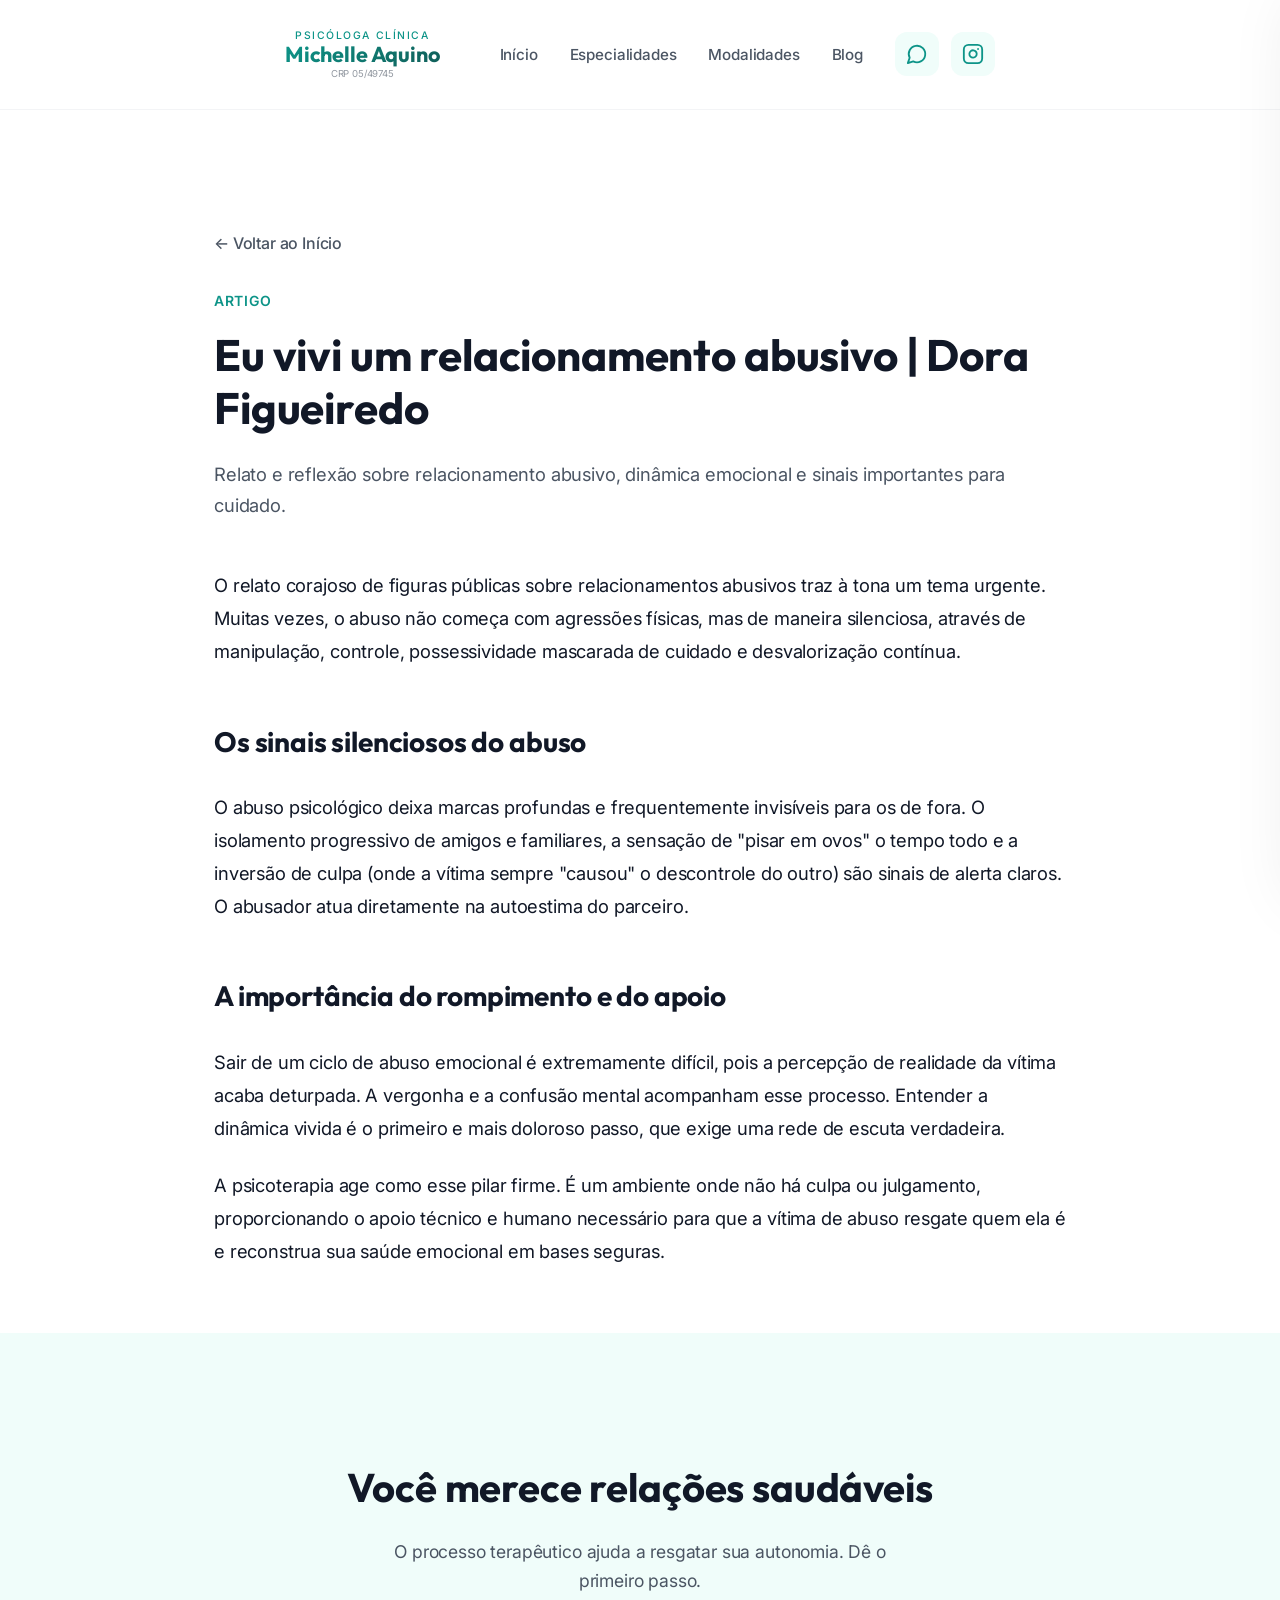
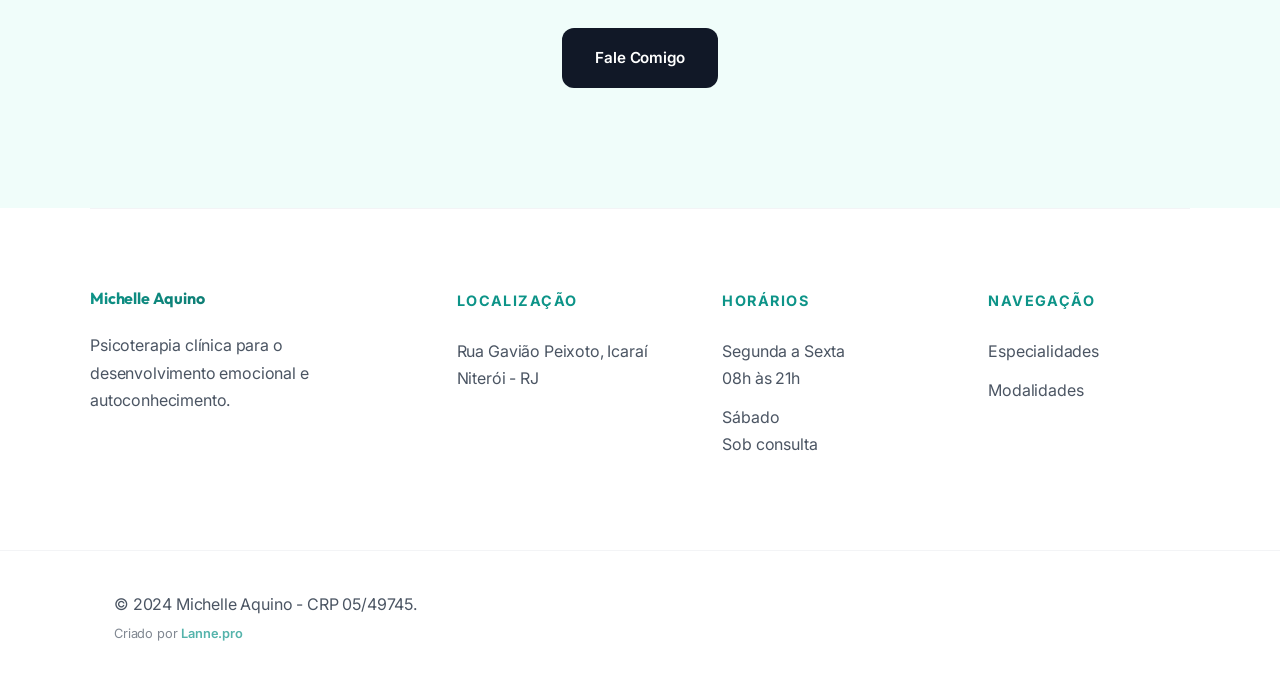
<file: artigo-relacionamento.html>
<!DOCTYPE html>
<html lang="pt-br">

<head>
    <meta charset="UTF-8">
    <meta name="viewport" content="width=device-width, initial-scale=1.0">
    <title>Relacionamento Abusivo | Michelle Aquino</title>
    <link
        href="https://fonts.googleapis.com/css2?family=Outfit:wght@300;400;600;700&family=Inter:wght@400;500&display=swap"
        rel="stylesheet">
    <link rel="stylesheet" href="style.css">
    <script src="app.js" defer></script>
    <!-- Favicon -->
    <link rel="icon" type="image/png"
        href="https://scontent.fsdu9-1.fna.fbcdn.net/v/t1.15752-9/666741958_1469623321182639_2480303055596349169_n.png?stp=dst-png_s480x480&_nc_cat=108&ccb=1-7&_nc_sid=0024fc&_nc_ohc=lldGjH2TOIEQ7kNvwFlFk6k&_nc_oc=AdowBBsE-M1uWTE_ll-QMD_4cFffj7Powfmb2O4HzqSyTrbZY9EyFHUUH8YLP_1RcR12Dq30vcynM7JfOrVgjFr9&_nc_ad=z-m&_nc_cid=0&_nc_zt=23&_nc_ht=scontent.fsdu9-1.fna&_nc_ss=7a32e&oh=03_Q7cD5AG8OkV6IClFfy6ML4-mrrJ14k732X1oRcaU32SUEak3Zg&oe=6A072B19">
</head>

<body>
    <header class="header">
        <div class="container container-nav">
            <div class="logo-group">
                <span class="logo-subtitle">Psicóloga Clínica</span>
                <a href="index.html" class="logo">Michelle Aquino</a>
                <span class="logo-crp">CRP 05/49745</span>
            </div>
            <nav class="nav">


                <ul class="nav-list">
                    <li><a href="index.html#inicio">Início</a></li>
                    <li><a href="index.html#atendimento">Especialidades</a></li>
                    <li><a href="servicos.html">Modalidades</a></li>
                    <li><a href="index.html#blog">Blog</a></li>
                </ul>
            </nav>

            <div class="nav-cta">
                <a href="https://wa.me/5521986583952" class="btn-whatsapp-nav"
                    aria-label="Agendar Consulta pelo WhatsApp">
                    <svg xmlns="http://www.w3.org/2000/svg" width="22" height="22" viewBox="0 0 24 24" fill="none"
                        stroke="currentColor" stroke-width="2" stroke-linecap="round" stroke-linejoin="round"
                        class="lucide lucide-message-circle">
                        <path d="M7.9 20A9 9 0 1 0 4 16.1L2 22Z" />
                    </svg>
                </a>
                <a href="https://www.instagram.com/michelle_aquino_psicologia8/" target="_blank"
                    class="btn-instagram-nav" aria-label="Instagram">
                    <svg xmlns="http://www.w3.org/2000/svg" width="22" height="22" viewBox="0 0 24 24" fill="none"
                        stroke="currentColor" stroke-width="2" stroke-linecap="round" stroke-linejoin="round"
                        class="lucide lucide-instagram">
                        <rect width="20" height="20" x="2" y="2" rx="5" ry="5" />
                        <path d="M16 11.37A4 4 0 1 1 12.63 8 4 4 0 0 1 16 11.37z" />
                        <line x1="17.5" x2="17.51" y1="6.5" y2="6.5" />
                    </svg>
                </a>
                <button class="btn-hamburger" id="hamburger-btn" aria-label="Abrir menu" aria-expanded="false">
                    <span></span>
                    <span></span>
                    <span></span>
                </button>
            </div>

        </div>
    </header>

    <!-- Mobile Menu Overlay -->
    <div class="mobile-overlay" id="mobile-overlay"></div>
    <nav class="mobile-menu" id="mobile-menu" aria-hidden="true">
        <div class="mobile-menu-header">
            <span class="logo">Michelle Aquino</span>
            <button class="btn-close-menu" id="close-menu-btn" aria-label="Fechar menu">✕</button>
        </div>
        <ul class="mobile-nav-list">
            <li><a href="index.html#inicio">Início</a></li>
            <li><a href="index.html#atendimento">Atendimento</a></li>
            <li><a href="index.html#sobre">Sobre</a></li>
            <li><a href="index.html#blog">Blog</a></li>
            <li><a href="index.html#contato">Contato</a></li>
            <li><a href="servicos.html">Modalidades</a></li>
        </ul>
        <a href="https://wa.me/5521986583952" class="btn btn-primary mobile-cta">Agendar pelo WhatsApp</a>
    </nav>

    <main>
        <section class="section" style="padding-bottom: 0;">
            <div class="container max-w-article">
                <a href="index.html" class="btn-back">← Voltar ao Início</a>
                <span class="highlight" style="display: block; margin-bottom: 16px;">Artigo</span>
                <h1 style="font-size: 2.75rem; margin-bottom: 24px; line-height: 1.2;">Eu vivi um relacionamento abusivo
                    | Dora Figueiredo</h1>
                <p style="font-size: 1.15rem; color: var(--text-body); margin-bottom: 48px;">Relato e reflexão sobre
                    relacionamento abusivo, dinâmica emocional e sinais importantes para cuidado.</p>

                <div class="article-content">
                    <p>O relato corajoso de figuras públicas sobre relacionamentos abusivos traz à tona um tema urgente.
                        Muitas vezes, o abuso não começa com agressões físicas, mas de maneira silenciosa, através de
                        manipulação, controle, possessividade mascarada de cuidado e desvalorização contínua.</p>
                    <h2>Os sinais silenciosos do abuso</h3>
                        <p>O abuso psicológico deixa marcas profundas e frequentemente invisíveis para os de fora. O
                            isolamento progressivo de amigos e familiares, a sensação de "pisar em ovos" o tempo todo e
                            a inversão de culpa (onde a vítima sempre "causou" o descontrole do outro) são sinais de
                            alerta claros. O abusador atua diretamente na autoestima do parceiro.</p>
                        <h2>A importância do rompimento e do apoio</h2>
                        <p>Sair de um ciclo de abuso emocional é extremamente difícil, pois a percepção de realidade da
                            vítima acaba deturpada. A vergonha e a confusão mental acompanham esse processo. Entender a
                            dinâmica vivida é o primeiro e mais doloroso passo, que exige uma rede de escuta verdadeira.
                        </p>
                        <p>A psicoterapia age como esse pilar firme. É um ambiente onde não há culpa ou julgamento,
                            proporcionando o apoio técnico e humano necessário para que a vítima de abuso resgate quem
                            ela é e reconstrua sua saúde emocional em bases seguras.</p>
                </div>
            </div>
        </section>

        <section class="section bg-soft">
            <div class="container text-center" style="text-align: center;">
                <h2 style="font-size: 2.5rem; margin-bottom: 16px;">Você merece relações saudáveis</h2>
                <p
                    style="margin-bottom: 32px; font-size: 1.1rem; max-width: 500px; margin-left: auto; margin-right: auto;">
                    O processo terapêutico ajuda a resgatar sua autonomia. Dê o primeiro passo.</p>
                <a href="https://wa.me/5521986583952" class="btn btn-primary">Fale Comigo</a>
            </div>
        </section>
    </main>

    <footer class="footer">
        <div class="container footer-main">
            <div class="footer-column">
                <a href="index.html" class="logo" style="margin-bottom: 24px; display: block;">Michelle Aquino</a>
                <p>Psicoterapia clínica para o desenvolvimento emocional e autoconhecimento.</p>
            </div>
            <div class="footer-column">
                <h4>Localização</h4>
                <p>Rua Gavião Peixoto, Icaraí<br>Niterói - RJ</p>
            </div>
            <div class="footer-column">
                <h4>Horários</h4>
                <p>Segunda a Sexta<br>08h às 21h</p>
                <p>Sábado<br>Sob consulta</p>
            </div>
            <div class="footer-column">
                <h4>Navegação</h4>
                <a href="index.html#atendimento">Especialidades</a>
                <a href="servicos.html">Modalidades</a>
            </div>
        </div>
        <div class="footer-bottom">
            <div class="container footer-content">
                <p>&copy; 2024 Michelle Aquino - CRP 05/49745. <br>
                    <span style="font-size: 0.8rem; opacity: 0.7;">Criado por <a href="https://lanne2pro.com.br/"
                            target="_blank"
                            style="color: var(--primary); font-weight: 600; text-decoration: none;">Lanne.pro</a></span>
                </p>
            </div>
        </div>
    </footer>
</body>

</html>
</file>
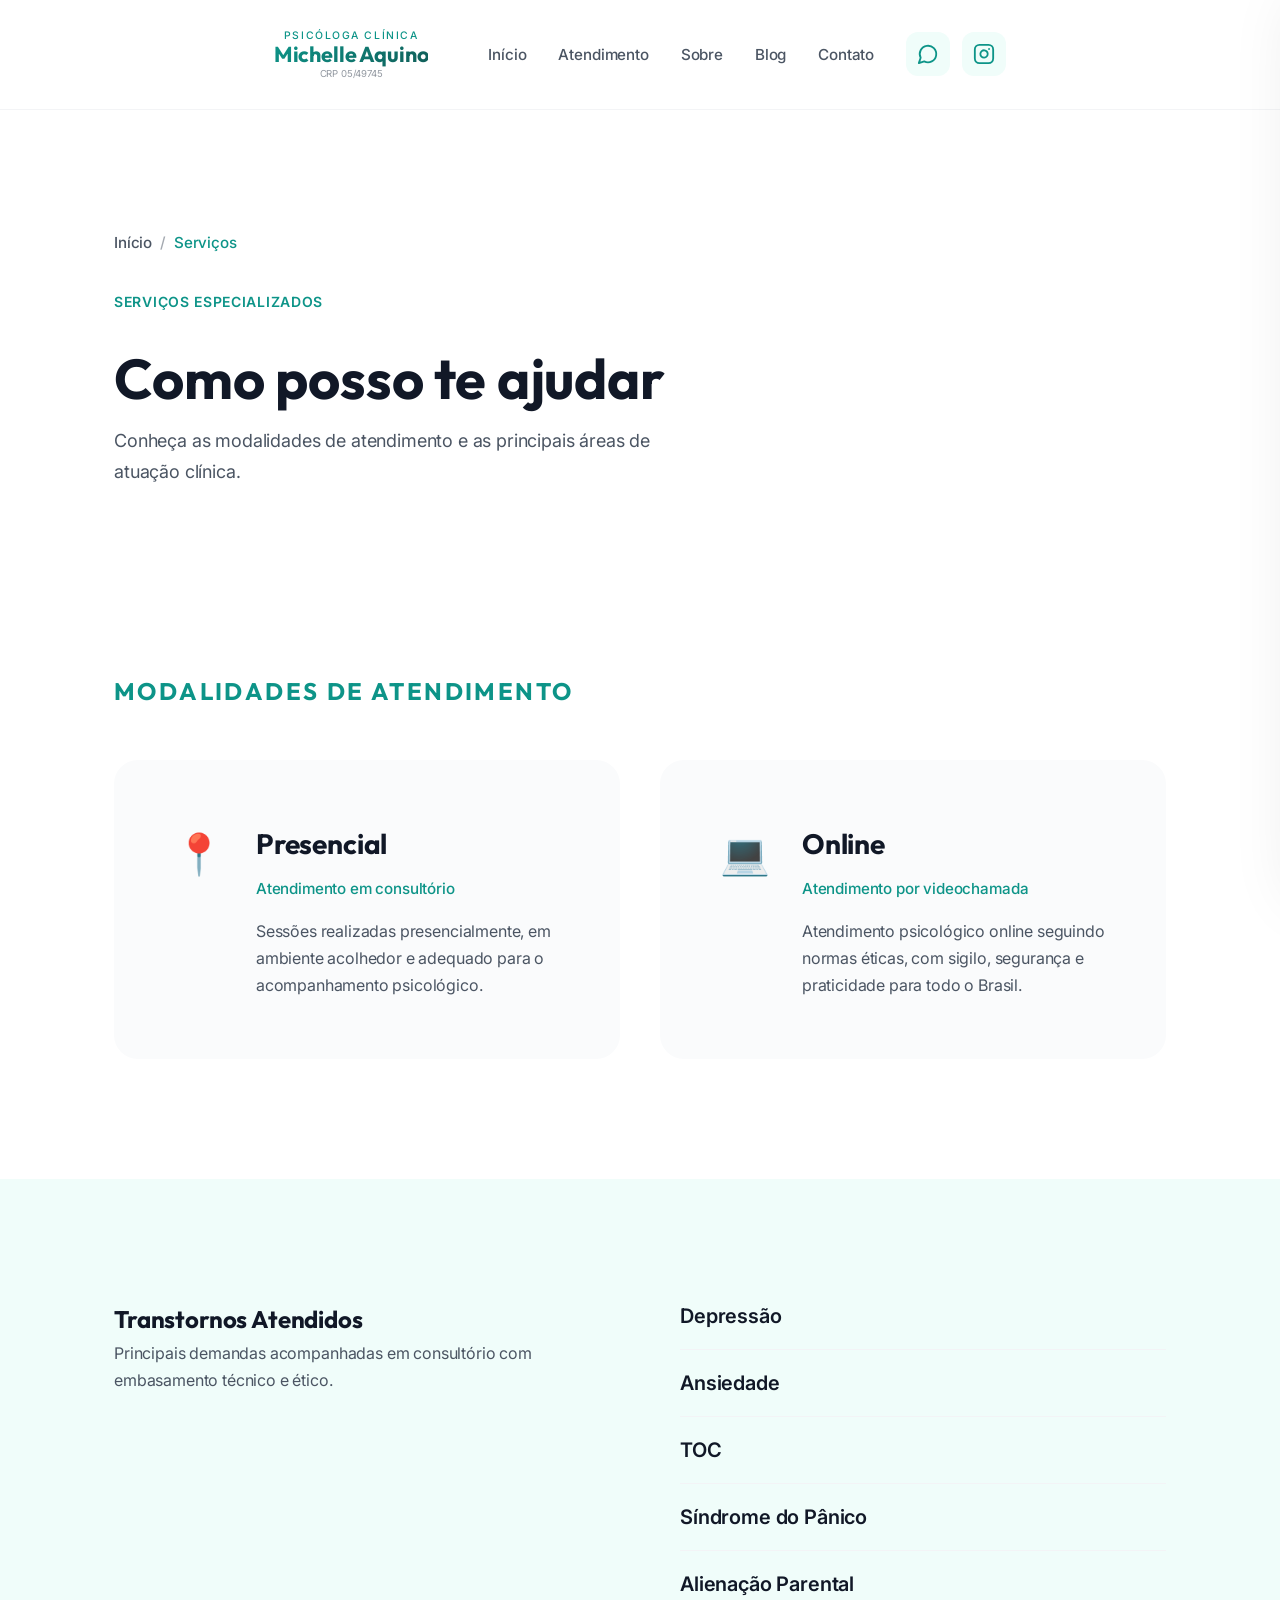
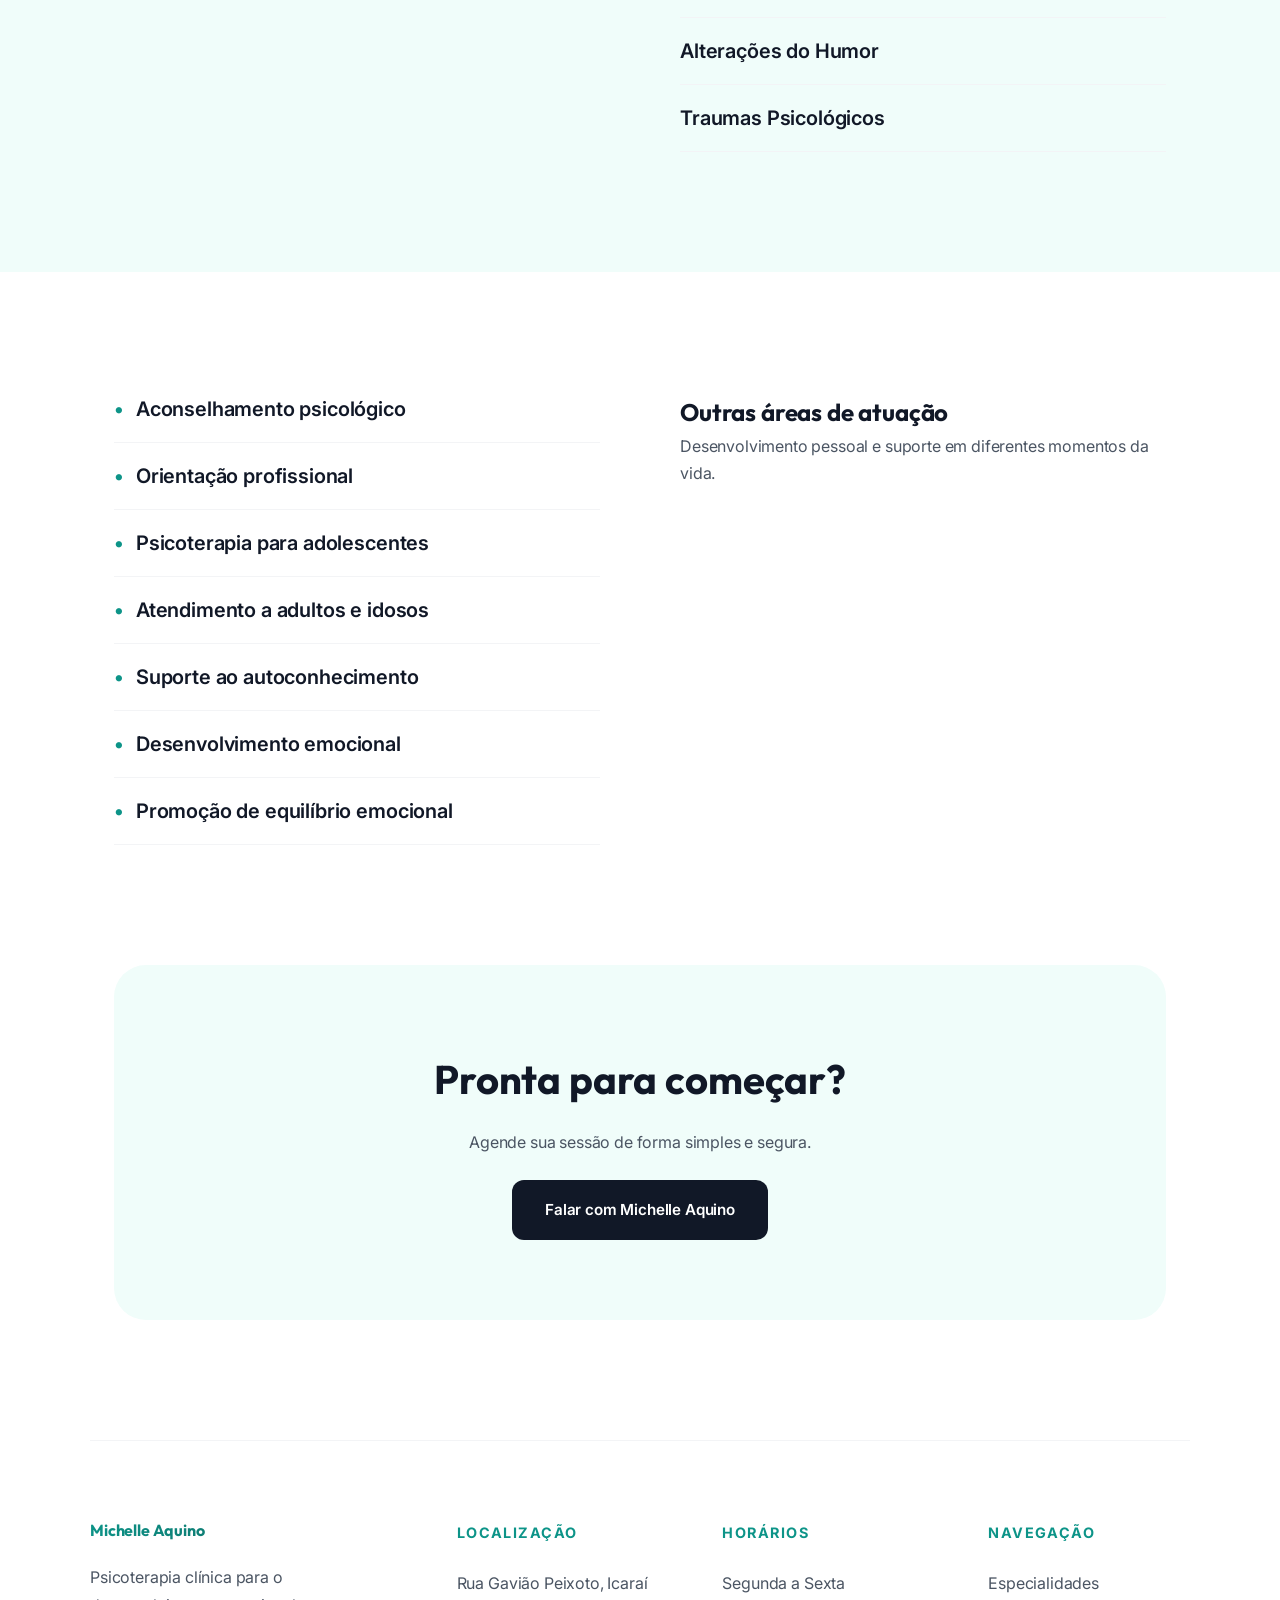
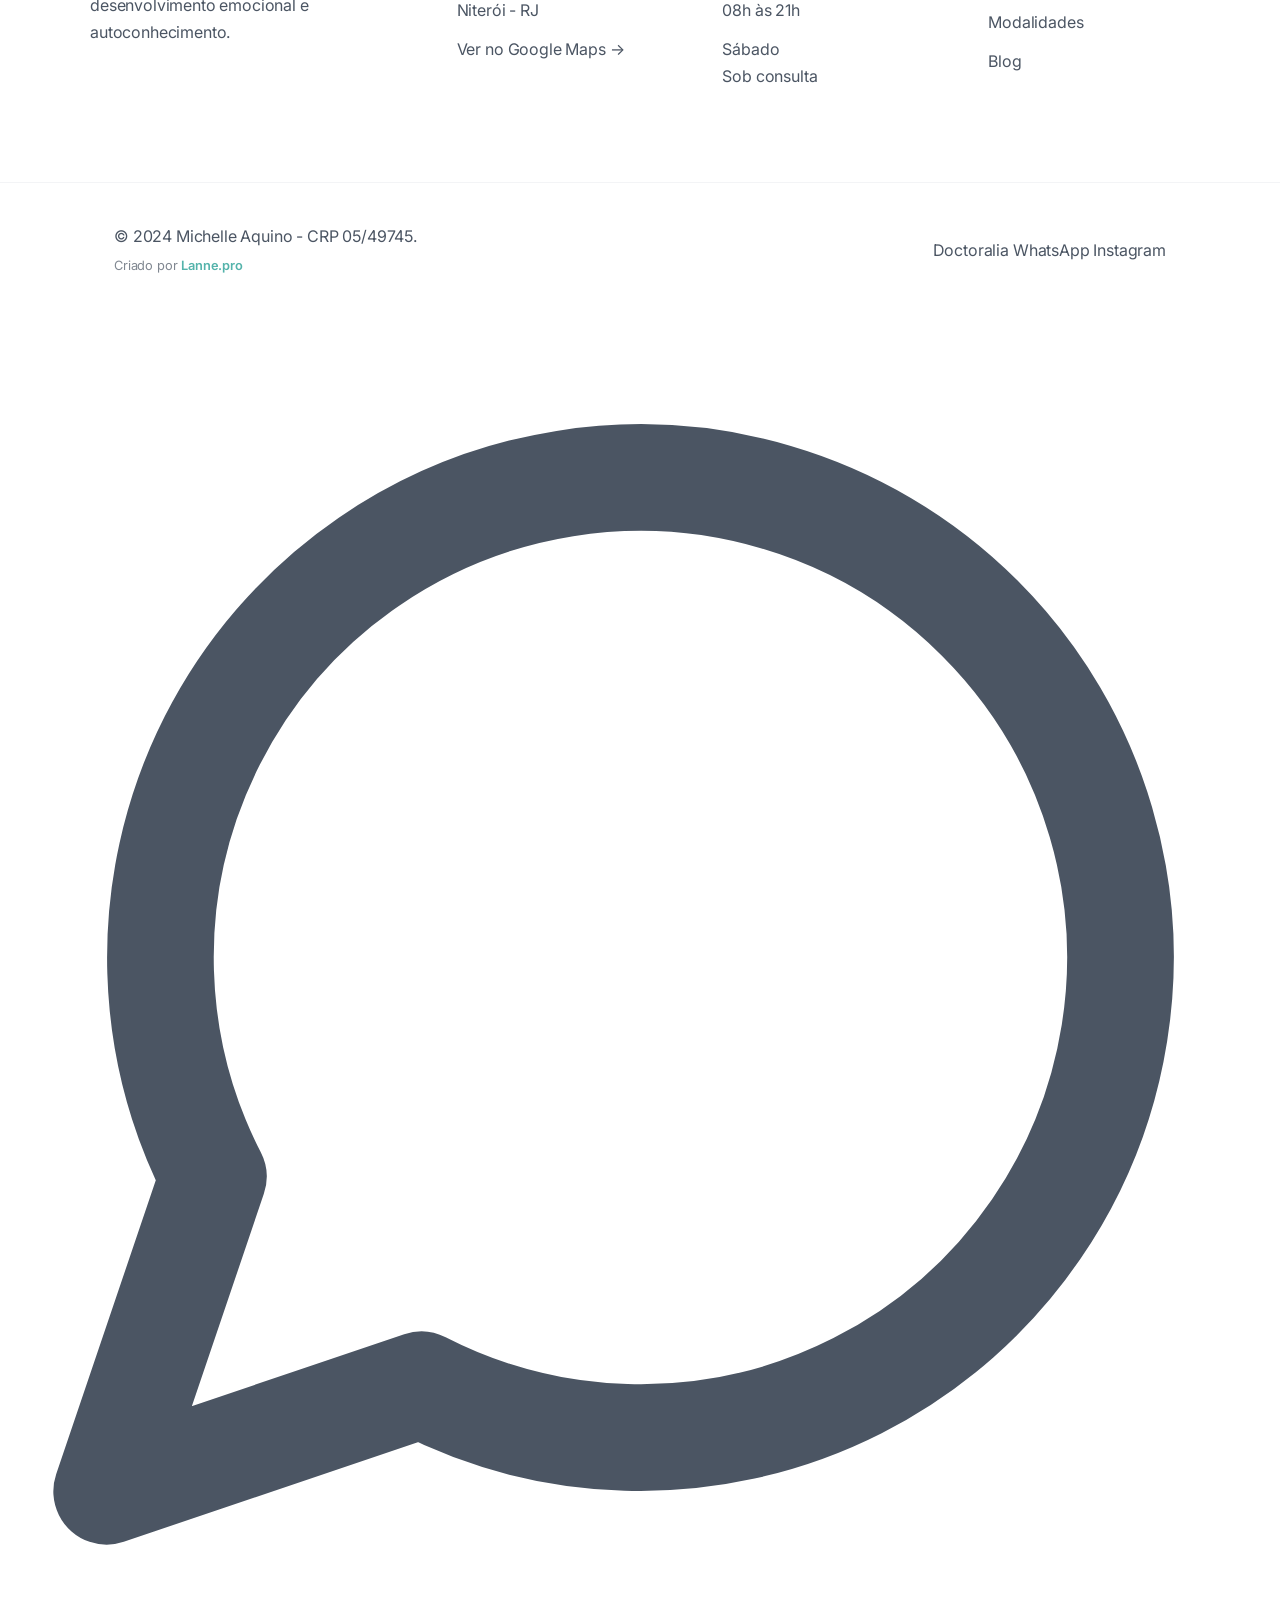
<file: servicos.html>
﻿<!DOCTYPE html>
<html lang="pt-br">

<head>
    <meta charset="UTF-8">
    <meta name="viewport" content="width=device-width, initial-scale=1.0">
    <title>Serviços e Especialidades | Michelle Aquino</title>
    <meta name="description"
        content="Modalidades de atendimento presencial e online, transtornos atendidos e áreas de atuação da psicóloga Michelle Aquino.">
    <link rel="preconnect" href="https://fonts.googleapis.com">
    <link rel="preconnect" href="https://fonts.gstatic.com" crossorigin>
    <link
        href="https://fonts.googleapis.com/css2?family=Outfit:wght@300;400;600;700&family=Inter:wght@400;500&display=swap"
        rel="stylesheet">
    <link rel="stylesheet" href="style.css">
    <script src="app.js" defer></script>
    <!-- Favicon -->
    <link rel="icon" type="image/png"
        href="https://scontent.fsdu9-1.fna.fbcdn.net/v/t1.15752-9/666741958_1469623321182639_2480303055596349169_n.png?stp=dst-png_s480x480&_nc_cat=108&ccb=1-7&_nc_sid=0024fc&_nc_ohc=lldGjH2TOIEQ7kNvwFlFk6k&_nc_oc=AdowBBsE-M1uWTE_ll-QMD_4cFffj7Powfmb2O4HzqSyTrbZY9EyFHUUH8YLP_1RcR12Dq30vcynM7JfOrVgjFr9&_nc_ad=z-m&_nc_cid=0&_nc_zt=23&_nc_ht=scontent.fsdu9-1.fna&_nc_ss=7a32e&oh=03_Q7cD5AG8OkV6IClFfy6ML4-mrrJ14k732X1oRcaU32SUEak3Zg&oe=6A072B19">
</head>

<body>

    <!-- Header / Navigation -->
    <header class="header">
        <div class="container container-nav">
            <div class="logo-group">
                <span class="logo-subtitle">Psicóloga Clínica</span>
                <a href="index.html" class="logo">Michelle Aquino</a>
                <span class="logo-crp">CRP 05/49745</span>
            </div>
            <nav class="nav">
                <ul class="nav-list">
                    <li><a href="index.html#inicio">Início</a></li>
                    <li><a href="index.html#atendimento">Atendimento</a></li>
                    <li><a href="index.html#sobre">Sobre</a></li>
                    <li><a href="index.html#blog">Blog</a></li>
                    <li><a href="index.html#contato">Contato</a></li>
                </ul>
            </nav>
            <div class="nav-cta">
                <a href="https://wa.me/5521986583952" class="btn-whatsapp-nav"
                    aria-label="Agendar Consulta pelo WhatsApp">
                    <svg xmlns="http://www.w3.org/2000/svg" width="22" height="22" viewBox="0 0 24 24" fill="none"
                        stroke="currentColor" stroke-width="2" stroke-linecap="round" stroke-linejoin="round"
                        class="lucide lucide-message-circle">
                        <path d="M7.9 20A9 9 0 1 0 4 16.1L2 22Z" />
                    </svg>
                </a>
                <a href="https://www.instagram.com/michelle_aquino_psicologia8/" target="_blank"
                    class="btn-instagram-nav" aria-label="Instagram">
                    <svg xmlns="http://www.w3.org/2000/svg" width="22" height="22" viewBox="0 0 24 24" fill="none"
                        stroke="currentColor" stroke-width="2" stroke-linecap="round" stroke-linejoin="round"
                        class="lucide lucide-instagram">
                        <rect width="20" height="20" x="2" y="2" rx="5" ry="5" />
                        <path d="M16 11.37A4 4 0 1 1 12.63 8 4 4 0 0 1 16 11.37z" />
                        <line x1="17.5" x2="17.51" y1="6.5" y2="6.5" />
                    </svg>
                </a>
                <button class="btn-hamburger" id="hamburger-btn" aria-label="Abrir menu" aria-expanded="false">
                    <span></span>
                    <span></span>
                    <span></span>
                </button>
            </div>
        </div>
    </header>

    <!-- Mobile Menu Overlay -->
    <div class="mobile-overlay" id="mobile-overlay"></div>
    <nav class="mobile-menu" id="mobile-menu" aria-hidden="true">
        <div class="mobile-menu-header">
            <span class="logo">Michelle Aquino</span>
            <button class="btn-close-menu" id="close-menu-btn" aria-label="Fechar menu">✕</button>
        </div>
        <ul class="mobile-nav-list">
            <li><a href="index.html#inicio">Início</a></li>
            <li><a href="index.html#atendimento">Atendimento</a></li>
            <li><a href="index.html#sobre">Sobre</a></li>
            <li><a href="index.html#blog">Blog</a></li>
            <li><a href="index.html#contato">Contato</a></li>
            <li><a href="servicos.html">Modalidades</a></li>
        </ul>
        <a href="https://wa.me/5521986583952" class="btn btn-primary mobile-cta">Agendar pelo WhatsApp</a>
    </nav>

    <main>
        <!-- Page Hero -->
        <section class="section" style="padding-bottom: 0;">
            <div class="container">
                <div
                    style="margin-bottom: 32px; font-weight: 500; display: flex; align-items: center; gap: 8px; font-size: 0.95rem;">
                    <a href="index.html" style="color: var(--text-body); text-decoration: none;">Início</a>
                    <span style="color: var(--text-body); opacity: 0.5;">/</span>
                    <span style="color: var(--primary);">Serviços</span>
                </div>
                <div class="section-header" style="text-align: left; margin-left: 0;">
                    <span class="highlight">Serviços Especializados</span>
                    <h1 style="font-size: 3.5rem; margin-top: 16px;">Como posso te ajudar</h1>
                    <p class="max-w-text" style="margin-left: 0;">Conheça as modalidades de atendimento e as principais
                        áreas de atuação clínica.</p>
                </div>
            </div>
        </section>

        <!-- Modalidades -->
        <section class="section modalidades">
            <div class="container">
                <h2 class="section-title-small">Modalidades de Atendimento</h2>
                <div class="modalidades-grid">
                    <div class="modalidade-item">
                        <span class="modalidade-icon">📍</span>
                        <div class="modalidade-content">
                            <h3>Presencial</h3>
                            <span class="sub">Atendimento em consultório</span>
                            <p>Sessões realizadas presencialmente, em ambiente acolhedor e adequado para o
                                acompanhamento psicológico.</p>
                        </div>
                    </div>
                    <div class="modalidade-item">
                        <span class="modalidade-icon">💻</span>
                        <div class="modalidade-content">
                            <h3>Online</h3>
                            <span class="sub">Atendimento por videochamada</span>
                            <p>Atendimento psicológico online seguindo normas éticas, com sigilo, segurança e
                                praticidade para todo o Brasil.</p>
                        </div>
                    </div>
                </div>
            </div>
        </section>

        <!-- Transtornos -->
        <section class="section transtornos bg-soft">
            <div class="container">
                <div class="transtornos-layout">
                    <div class="transtornos-header">
                        <h2>Transtornos Atendidos</h2>
                        <p>Principais demandas acompanhadas em consultório com embasamento técnico e ético.</p>
                    </div>
                    <div class="transtornos-list-wrapper">
                        <ul class="clean-list">
                            <li>Depressão</li>
                            <li>Ansiedade</li>
                            <li>TOC</li>
                            <li>Síndrome do Pânico</li>
                            <li>Alienação Parental</li>
                            <li>Alterações do Humor</li>
                            <li>Traumas Psicológicos</li>
                        </ul>
                    </div>
                </div>
            </div>
        </section>

        <!-- Outras Áreas -->
        <section class="section areas">
            <div class="container">
                <div class="transtornos-layout invert">
                    <div class="transtornos-header">
                        <h2>Outras áreas de atuação</h2>
                        <p>Desenvolvimento pessoal e suporte em diferentes momentos da vida.</p>
                    </div>
                    <div class="transtornos-list-wrapper">
                        <ul class="clean-list bullets">
                            <li>Aconselhamento psicológico</li>
                            <li>Orientação profissional</li>
                            <li>Psicoterapia para adolescentes</li>
                            <li>Atendimento a adultos e idosos</li>
                            <li>Suporte ao autoconhecimento</li>
                            <li>Desenvolvimento emocional</li>
                            <li>Promoção de equilíbrio emocional</li>
                        </ul>
                    </div>
                </div>

                <div class="cta-final-page reveal">
                    <h3>Pronta para começar?</h3>
                    <p>Agende sua sessão de forma simples e segura.</p>
                    <a href="https://wa.me/5521986583952" class="btn btn-primary" style="margin-top: 24px;">Falar com
                        Michelle Aquino</a>
                </div>
            </div>
        </section>
    </main>

    <footer class="footer">
        <div class="container footer-main">
            <div class="footer-column">
                <a href="index.html" class="logo" style="margin-bottom: 24px; display: block;">Michelle Aquino</a>
                <p>Psicoterapia clínica para o desenvolvimento emocional e autoconhecimento.</p>
            </div>
            <div class="footer-column">
                <h4>Localização</h4>
                <p>Rua Gavião Peixoto, Icaraí<br>Niterói - RJ</p>
                <a href="https://maps.app.goo.gl/..." target="_blank">Ver no Google Maps →</a>
            </div>
            <div class="footer-column :horario">
                <h4>Horários</h4>
                <p>Segunda a Sexta<br>08h às 21h</p>
                <p>Sábado<br>Sob consulta</p>
            </div>
            <div class="footer-column">
                <h4>Navegação</h4>
                <a href="index.html#atendimento">Especialidades</a>
                <a href="servicos.html">Modalidades</a>
                <a href="https://psicologamichelleaquino2.wordpress.com/" target="_blank">Blog</a>
            </div>
        </div>
        <div class="footer-bottom">
            <div class="container footer-content">
                <p>&copy; 2024 Michelle Aquino - CRP 05/49745. <br>
                    <span style="font-size: 0.8rem; opacity: 0.7;">Criado por <a href="https://lanne2pro.com.br/"
                            target="_blank"
                            style="color: var(--primary); font-weight: 600; text-decoration: none;">Lanne.pro</a></span>
                </p>
                <div class="footer-links">
                    <a href="https://www.doctoralia.com.br/michelle-aquino/psicologo/niteroi"
                        target="_blank">Doctoralia</a>
                    <a href="https://wa.me/5521986583952" target="_blank">WhatsApp</a>
                    <a href="https://www.instagram.com/michelle_aquino_psicologia8/" target="_blank">Instagram</a>

                </div>
            </div>
        </div>
    </footer>

    <!-- Floating WhatsApp (Mobile Only) -->
    <a href="https://wa.me/5521986583952" class="whatsapp-floating" aria-label="Falar no WhatsApp">
        <svg xmlns="http://www.w3.org/2000/svg" viewBox="0 0 24 24" fill="none" stroke="currentColor" stroke-width="2"
            stroke-linecap="round" stroke-linejoin="round">
            <path d="M7.9 20A9 9 0 1 0 4 16.1L2 22Z" />
        </svg>
    </a>



</body>

</html>
</file>
<file: style.css>
/* 
    MICHELLE AQUINO - DESIGN SYSTEM 
    Minimalist, Premium, Sophisticated
*/

:root {
    /* Colors */
    --primary: #0D9488;
    /* Teal - from palette */
    --primary-hover: #0F766E;
    --primary-soft: #F0FDFA;
    /* Very light teal - from palette */
    --text-main: #111827;
    /* Gray 900 */
    --text-body: #4B5563;
    /* Gray 600 */
    --white: #FFFFFF;
    --bg-body: #FFFFFF;
    --border: #F3F4F6;

    /* Layout */
    --container: 1100px;
    --section-pad: 120px;
    --radius: 16px;
    --transition: all 0.4s cubic-bezier(0.4, 0, 0.2, 1);
}

/* Base Setup */
* {
    margin: 0;
    padding: 0;
    box-sizing: border-box;
}

html {
    scroll-behavior: smooth;
    -webkit-font-smoothing: antialiased;
}

body {
    font-family: 'Inter', sans-serif;
    background-color: var(--bg-body);
    color: var(--text-body);
    line-height: 1.7;
    letter-spacing: -0.01em;
}

h1,
h2,
h3,
.logo {
    font-family: 'Outfit', sans-serif;
    color: var(--text-main);
    font-weight: 700;
}

a {
    text-decoration: none;
    color: inherit;
    transition: var(--transition);
}

ul {
    list-style: none;
}

img {
    max-width: 100%;
    display: block;
}

/* Utilities */
.container {
    max-width: var(--container);
    margin: 0 auto;
    padding: 0 24px;
}

.section {
    padding: var(--section-pad) 0;
}

.bg-soft {
    background-color: var(--primary-soft);
}

.highlight {
    color: var(--primary);
    font-weight: 600;
    text-transform: uppercase;
    font-size: 0.875rem;
    letter-spacing: 0.05em;
}

/* Buttons */
.btn {
    display: inline-flex;
    align-items: center;
    justify-content: center;
    padding: 16px 32px;
    border-radius: 12px;
    font-weight: 600;
    font-size: 0.95rem;
    cursor: pointer;
    transition: var(--transition);
    border: 1px solid transparent;
}

.btn-primary {
    background-color: var(--text-main);
    color: var(--white);
}

.btn-primary:hover {
    background-color: var(--primary);
    transform: translateY(-2px);
    box-shadow: 0 10px 20px rgba(13, 148, 136, 0.15);
}

.btn-secondary {
    background-color: transparent;
    border-color: var(--border);
    color: var(--text-main);
}

.btn-secondary:hover {
    background-color: var(--primary-soft);
    border-color: var(--primary);
    color: var(--primary);
}

.btn-nav {
    padding: 10px 20px;
    font-size: 0.85rem;
    background-color: var(--primary-soft);
    color: var(--primary);
}

.btn-nav:hover {
    background-color: var(--primary);
    color: var(--white);
}

.max-w-text {
    max-width: 600px;
    margin-left: auto;
    margin-right: auto;
}

.max-w-article {
    max-width: 900px;
    margin-left: auto;
    margin-right: auto;
}

.full-width {
    width: 100%;
}

.btn-whatsapp-nav,
.btn-instagram-nav {
    display: flex;
    align-items: center;
    justify-content: center;
    width: 44px;
    height: 44px;
    background-color: var(--primary-soft);
    color: var(--primary);
    border-radius: 12px;
    transition: var(--transition);
}

.btn-whatsapp-nav:hover,
.btn-instagram-nav:hover {
    background-color: var(--primary);
    color: var(--white);
    transform: translateY(-2px);
}

/* Header */
.header {
    height: 110px; /* Increased to accommodate multi-line branding */
    display: flex;
    align-items: center;
    position: sticky;
    top: 0;
    background: rgba(255, 255, 255, 0.95);
    backdrop-filter: blur(10px);
    z-index: 1000;
    border-bottom: 1px solid var(--border);
}

.container-nav {
    display: flex;
    justify-content: space-between;
    align-items: center;
}

.logo-group {
    display: flex;
    flex-direction: column;
    align-items: center;
    margin-right: 60px;
}

.logo-subtitle {
    font-size: 0.65rem;
    text-transform: uppercase;
    letter-spacing: 0.15em;
    color: var(--primary);
    font-weight: 500;
    margin-bottom: -2px;
}

.logo {
    font-size: 1.35rem;
    background: linear-gradient(135deg, var(--primary), #115e59);
    -webkit-background-clip: text;
    -webkit-text-fill-color: transparent;
    font-weight: 700;
    white-space: nowrap;
    line-height: 1.2;
}

.logo-crp {
    font-size: 0.6rem;
    color: var(--text-body);
    opacity: 0.6;
    margin-top: -2px;
}

.nav {
    margin-right: auto; /* Pushes the CTA icon to the far right */
}

.nav-cta {
    margin-left: 32px;
    display: flex;
    align-items: center;
    gap: 12px;
}

.nav-list {
    display: flex;
    gap: 32px;
}

.nav-list a {
    font-size: 0.95rem;
    font-weight: 500;
}

.nav-list a:hover {
    color: var(--primary);
}

/* ========================
   MOBILE HAMBURGER MENU
   ======================== */

/* Hamburger button - hidden on desktop */
.btn-hamburger {
    display: none;
    flex-direction: column;
    justify-content: center;
    align-items: center;
    gap: 5px;
    width: 44px;
    height: 44px;
    background-color: var(--primary);
    border: none;
    border-radius: 12px;
    cursor: pointer;
    padding: 0;
    transition: var(--transition);
}

.btn-hamburger span {
    display: block;
    width: 20px;
    height: 2px;
    background-color: var(--white);
    border-radius: 2px;
    transition: var(--transition);
}

.btn-hamburger:hover {
    background-color: var(--primary-hover);
}

/* Active state - animate to X */
.btn-hamburger.is-active span:nth-child(1) {
    transform: translateY(7px) rotate(45deg);
}
.btn-hamburger.is-active span:nth-child(2) {
    opacity: 0;
    transform: scaleX(0);
}
.btn-hamburger.is-active span:nth-child(3) {
    transform: translateY(-7px) rotate(-45deg);
}

/* Dark overlay */
.mobile-overlay {
    display: none;
    position: fixed;
    inset: 0;
    background: rgba(0, 0, 0, 0.45);
    z-index: 1100;
    opacity: 0;
    transition: opacity 0.35s ease;
}

.mobile-overlay.is-open {
    display: block;
    opacity: 1;
}

/* Slide-in drawer */
.mobile-menu {
    position: fixed;
    top: 0;
    right: 0;
    width: min(320px, 85vw);
    height: 100dvh;
    background: var(--white);
    z-index: 1200;
    padding: 32px 28px 48px;
    transform: translateX(110%);
    transition: transform 0.4s cubic-bezier(0.4, 0, 0.2, 1);
    display: flex;
    flex-direction: column;
    gap: 40px;
    box-shadow: -20px 0 60px rgba(0,0,0,0.08);
}

.mobile-menu.is-open {
    transform: translateX(0);
}

.mobile-menu-header {
    display: flex;
    justify-content: space-between;
    align-items: center;
}

.btn-close-menu {
    background: none;
    border: none;
    font-size: 1.25rem;
    cursor: pointer;
    color: var(--text-body);
    width: 36px;
    height: 36px;
    display: flex;
    align-items: center;
    justify-content: center;
    border-radius: 8px;
    transition: var(--transition);
}

.btn-close-menu:hover {
    background: var(--primary-soft);
    color: var(--primary);
}

.mobile-nav-list {
    display: flex;
    flex-direction: column;
    gap: 4px;
    flex: 1;
}

.mobile-nav-list li a {
    display: block;
    font-size: 1.2rem;
    font-weight: 600;
    color: var(--text-main);
    padding: 14px 0;
    border-bottom: 1px solid var(--border);
    font-family: 'Outfit', sans-serif;
    transition: var(--transition);
}

.mobile-nav-list li a:hover {
    color: var(--primary);
    padding-left: 8px;
}

.mobile-cta {
    width: 100%;
    justify-content: center;
}

/* Show hamburger only on mobile */
@media (max-width: 992px) {
    .btn-hamburger {
        display: flex;
    }
}

/* Hero */
.hero {
    padding: 80px 0 120px;
    background-color: var(--bg-body);
}

.hero-grid {
    display: grid;
    grid-template-columns: 1.1fr 1fr;
    gap: 80px;
    align-items: center;
}

.hero-subtitle {
    display: inline-block;
    color: var(--primary);
    font-weight: 500;
    margin-bottom: 24px;
    font-size: 0.875rem;
    letter-spacing: 0.1em;
    text-transform: uppercase;
}

.hero-title {
    font-size: 3.25rem;
    line-height: 1.2;
    margin-bottom: 24px;
    letter-spacing: -0.02em;
}

.hero-description {
    font-size: 1.125rem;
    margin-bottom: 40px;
    color: var(--text-body);
    max-width: 520px;
}

.hero-actions {
    display: flex;
    gap: 16px;
    margin-bottom: 48px;
}

.hero-badges {
    display: flex;
    flex-wrap: wrap;
    gap: 16px;
}

.badge {
    font-size: 0.825rem;
    color: var(--text-body);
    background: var(--primary-soft);
    padding: 6px 14px;
    border-radius: 6px;
    font-weight: 500;
}

.hero-image-wrapper {
    background-color: var(--primary-soft);
    border-radius: 40px;
    padding: 32px;
    max-width: 500px;
    aspect-ratio: 1;
    margin-left: auto;
    display: flex;
    justify-content: center;
    align-items: center;
    position: relative;
}

.hero-image {
    width: 100%;
    height: 100%;
    border-radius: 24px;
    object-fit: cover;
    box-shadow: 0 20px 40px rgba(13, 148, 136, 0.15);
}

/* Section Common */
.section-header {
    text-align: center;
    max-width: 700px;
    margin: 0 auto 64px;
}

.section-header h2 {
    font-size: 2.5rem;
    margin-bottom: 16px;
}

.section-header p {
    font-size: 1.125rem;
}

/* Grid Cards */
.grid-cards {
    display: grid;
    grid-template-columns: repeat(auto-fit, minmax(260px, 1fr));
    gap: 32px;
}

.card {
    padding: 48px;
    background: var(--white);
    border: 1px solid var(--border);
    border-radius: var(--radius);
    transition: var(--transition);
    display: flex;
    flex-direction: column;
    height: 100%;
}

.card:hover {
    border-color: var(--primary);
    box-shadow: 0 20px 50px rgba(0, 0, 0, 0.04);
}

.card-icon {
    width: 48px;
    height: 48px;
    background: var(--primary-soft);
    color: var(--primary);
    display: flex;
    align-items: center;
    justify-content: center;
    border-radius: 12px;
    margin-bottom: 24px;
}

.card h3 {
    font-size: 1.5rem;
    margin-bottom: 16px;
}

/* Componentes Auxiliares (Pages) */
.btn-back {
    display: inline-flex;
    align-items: center;
    color: var(--text-body);
    font-weight: 500;
    margin-bottom: 32px;
    transition: var(--transition);
}

.btn-back:hover {
    color: var(--primary);
    transform: translateX(-4px);
}

.article-content {
    font-size: 1.15rem;
    line-height: 1.8;
    color: var(--text-main);
    padding-bottom: 40px;
}

.article-content p {
    margin-bottom: 24px;
}

.article-content h2 {
    margin-top: 48px;
    margin-bottom: 24px;
    font-size: 1.75rem;
}

/* Services List (Anti-Card) */
.services-list {
    margin-top: 80px;
    border-top: 1px solid var(--border);
}

.service-row {
    display: grid;
    grid-template-columns: 100px 1fr 200px;
    align-items: center;
    padding: 64px 0;
    border-bottom: 1px solid var(--border);
    transition: var(--transition);
    cursor: default;
}

.service-number {
    font-size: 1rem;
    font-weight: 600;
    color: var(--primary);
    font-family: 'Outfit', sans-serif;
    opacity: 0.5;
}

.service-text {
    text-align: center;
}

.service-text h3 {
    font-size: 2rem;
    margin-bottom: 12px;
    letter-spacing: -0.02em;
}

.service-text p {
    max-width: 500px;
    font-size: 1.1rem;
    margin: 0 auto;
}

.service-tag {
    justify-self: end;
    font-size: 0.75rem;
    font-weight: 600;
    text-transform: uppercase;
    letter-spacing: 0.1em;
    color: var(--primary);
    background: var(--primary-soft);
    padding: 8px 16px;
    border-radius: 4px;
    white-space: nowrap;
}

.service-row:hover {
    padding-left: 24px;
    background-color: #fafbfc;
}

.service-row:hover .service-number {
    opacity: 1;
}

/* Steps */
.steps-grid {
    display: grid;
    grid-template-columns: repeat(3, 1fr);
    gap: 48px;
}

.step {
    text-align: center;
    position: relative;
}

.step-number {
    font-size: 4rem;
    font-weight: 800;
    color: var(--primary);
    opacity: 0.1;
    margin-bottom: -30px;
}

.step h3 {
    margin-bottom: 12px;
}

/* Sobre */
.sobre-grid {
    display: grid;
    grid-template-columns: 1fr 1.2fr;
    gap: 80px;
    align-items: center;
}

.sobre-image-wrapper {
    background-color: var(--primary-soft);
    border-radius: 40px;
    display: flex;
    justify-content: center;
    align-items: center;
    padding: 32px;
    max-width: 440px; /* slightly narrower for a perfect portrait */
    aspect-ratio: 3/4; /* Classical portrait frame ratio */
    margin: 0 auto;
}

.sobre-image {
    width: 100%;
    height: 100%;
    max-width: 100%;
    border-radius: 24px;
    object-fit: cover;
    box-shadow: 0 20px 40px rgba(13, 148, 136, 0.1);
    transition: var(--transition);
}

.sobre-image:hover {
    transform: scale(1.02);
}

.sobre-content h2 {
    font-size: 2.5rem;
    margin-bottom: 24px;
}

.sobre-content p {
    margin-bottom: 20px;
    font-size: 1.125rem;
}

.sobre-features {
    display: flex;
    flex-direction: column;
    gap: 12px;
    margin-top: 32px;
}

.feature {
    display: flex;
    align-items: center;
    gap: 12px;
    font-weight: 600;
    color: var(--text-main);
}

.feature::before {
    content: '✓';
    color: var(--primary);
}

/* Reviews */
.reviews-grid {
    display: grid;
    grid-template-columns: repeat(3, 1fr);
    gap: 32px;
}

.review-card {
    padding: 40px;
    background: var(--white);
    border-radius: var(--radius);
    border: 1px solid var(--border);
}

.review-card p {
    font-style: italic;
    margin-bottom: 24px;
    font-size: 1.1rem;
    color: var(--text-main);
}

.review-card cite {
    display: block;
    font-size: 0.875rem;
    color: var(--text-body);
    font-style: normal;
}

.reviews-footer {
    text-align: center;
    margin-top: 48px;
}

.link-external {
    font-weight: 600;
    color: var(--primary);
    border-bottom: 2px solid transparent;
}

.link-external:hover {
    border-bottom-color: var(--primary);
}

/* Contato */
.contato-grid {
    display: grid;
    grid-template-columns: 1fr 1fr;
    gap: 80px;
    align-items: center;
}

.info-item {
    display: flex;
    align-items: center;
    gap: 16px;
    margin-top: 24px;
}

.info-item .icon {
    font-size: 1.5rem;
}

.cta-box {
    background: var(--primary-soft);
    padding: 48px;
    border-radius: var(--radius);
    text-align: center;
}

.cta-box h3 {
    margin-bottom: 16px;
    font-size: 1.75rem;
}

.cta-box p {
    margin-bottom: 32px;
}

.cta-box .small {
    margin-top: 24px;
    font-size: 0.875rem;
    opacity: 0.8;
}

/* Footer Main */
.footer-main {
    padding: 80px 0;
    border-top: 1px solid var(--border);
    display: grid;
    grid-template-columns: 1.5fr 1fr 1fr 1fr;
    gap: 64px;
}

.footer-column h4 {
    font-size: 0.9rem;
    text-transform: uppercase;
    letter-spacing: 0.1em;
    color: var(--primary);
    margin-bottom: 24px;
}

.footer-column p, .footer-column a {
    font-size: 1rem;
    color: var(--text-body);
    margin-bottom: 12px;
    display: block;
}

.footer-column a:hover {
    color: var(--primary);
}

.footer-bottom {
    padding: 40px 0;
    border-top: 1px solid var(--border);
}

.footer-content {
    display: flex;
    justify-content: space-between;
    align-items: center;
}

@media (max-width: 992px) {
    .footer-main { grid-template-columns: 1fr 1fr; gap: 40px; }
}

@media (max-width: 600px) {
    .footer-main { grid-template-columns: 1fr; text-align: center; }
}

/* Responsive */
/* Page: Serviços Specifics */
.section-title-small {
    font-size: 1.5rem;
    color: var(--primary);
    margin-bottom: 48px;
    text-transform: uppercase;
    letter-spacing: 0.1em;
}

.modalidades-grid {
    display: grid;
    grid-template-columns: 1fr 1fr;
    gap: 40px;
}

.modalidade-item {
    padding: 60px;
    background: #FAFBFC;
    border-radius: 24px;
    display: flex;
    gap: 32px;
    transition: var(--transition);
}

.modalidade-item:hover {
    background: var(--white);
    box-shadow: 0 30px 60px rgba(0,0,0,0.05);
}

.modalidade-icon {
    font-size: 2.5rem;
}

.modalidade-content h3 {
    font-size: 1.75rem;
    margin-bottom: 8px;
}

.modalidade-content .sub {
    display: block;
    color: var(--primary);
    font-weight: 500;
    margin-bottom: 16px;
    font-size: 0.95rem;
}

.transtornos-layout {
    display: grid;
    grid-template-columns: 1fr 1fr;
    gap: 80px;
    align-items: flex-start;
}

.transtornos-layout.invert {
    direction: rtl;
}

.transtornos-layout.invert > * {
    direction: ltr;
}

.clean-list {
    list-style: none;
    display: flex;
    flex-direction: column;
    gap: 16px;
}

.clean-list li {
    font-size: 1.25rem;
    font-weight: 600;
    color: var(--text-main);
    padding-bottom: 16px;
    border-bottom: 1px solid var(--border);
}

.clean-list.bullets li::before {
    content: '•';
    color: var(--primary);
    margin-right: 12px;
}

.cta-final-page {
    margin-top: 120px;
    text-align: center;
    padding: 80px;
    background: var(--primary-soft);
    border-radius: 32px;
}

.cta-final-page h3 {
    font-size: 2.5rem;
    margin-bottom: 16px;
}

/* Responsive Extensions */
@media (max-width: 992px) {
    .modalidades-grid, .transtornos-layout { grid-template-columns: 1fr; }
    .modalidade-item { padding: 40px; }
    .cta-final-page { padding: 48px 24px; }
}

@media (max-width: 992px) {
    .container {
        padding: 0 24px;
    }

    .container-nav {
        gap: 20px; /* Tighter gap for tablet/mobile */
        justify-content: space-between;
    }

    .header {
        height: 90px;
    }

    .logo-group {
        align-items: flex-start;
        margin-right: 0;
    }

    .logo {
        margin-right: 0;
    }

    .hero-grid,
    .sobre-grid,
    .contato-grid {
        grid-template-columns: 1fr;
        gap: 64px;
        text-align: center;
    }

    .hero-title {
        font-size: 2.75rem;
    }

    .hero-description,
    .max-w-text {
        margin-left: auto;
        margin-right: auto;
    }

    .hero-actions {
        justify-content: center;
    }

    .hero-badges {
        justify-content: center;
    }

    .steps-grid,
    .reviews-grid {
        grid-template-columns: 1fr;
        gap: 32px;
    }

    .hero-image-wrapper {
        max-width: 400px;
        margin: 0 auto;
        padding: 24px;
        border-radius: 32px;
    }

    .nav {
        display: none;
    }

    /* List Responsive */
    .service-row {
        display: flex;
        flex-direction: column;
        align-items: center;
        text-align: center;
        gap: 24px;
        padding: 40px 0;
    }

    .service-tag {
        justify-self: center;
    }

    .service-text h3 {
        font-size: 1.75rem;
    }

    .service-row:hover {
        padding-left: 0;
    }

    /* Sobre Responsive */
    .sobre-image-wrapper {
        max-width: 400px;
        margin: 0 auto;
        padding: 24px;
        border-radius: 32px;
    }
}

@media (max-width: 600px) {
    :root {
        --section-pad: 64px;
    }

    .hero-title {
        font-size: 2.25rem;
    }

    .hero-actions {
        flex-direction: column;
    }

    .footer-content {
        flex-direction: column;
        text-align: center;
        gap: 24px;
    }
}
</file>
